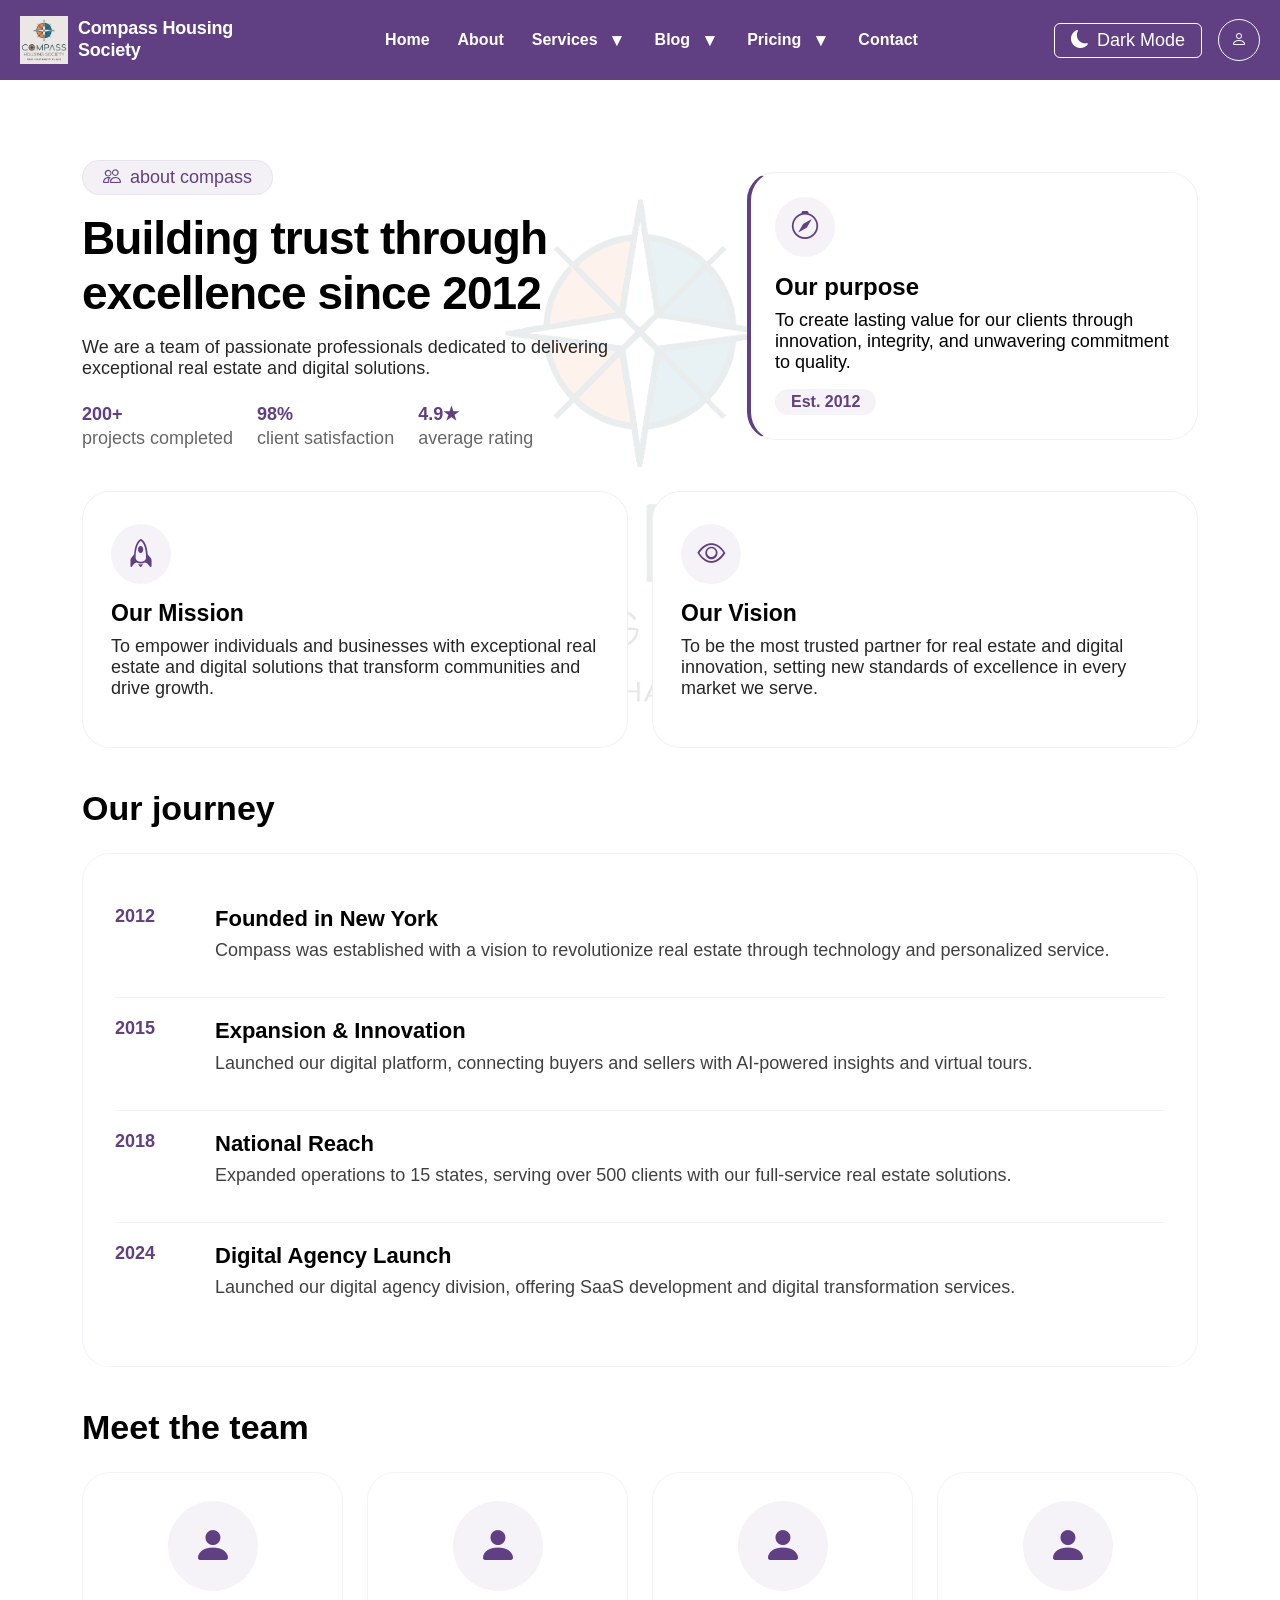
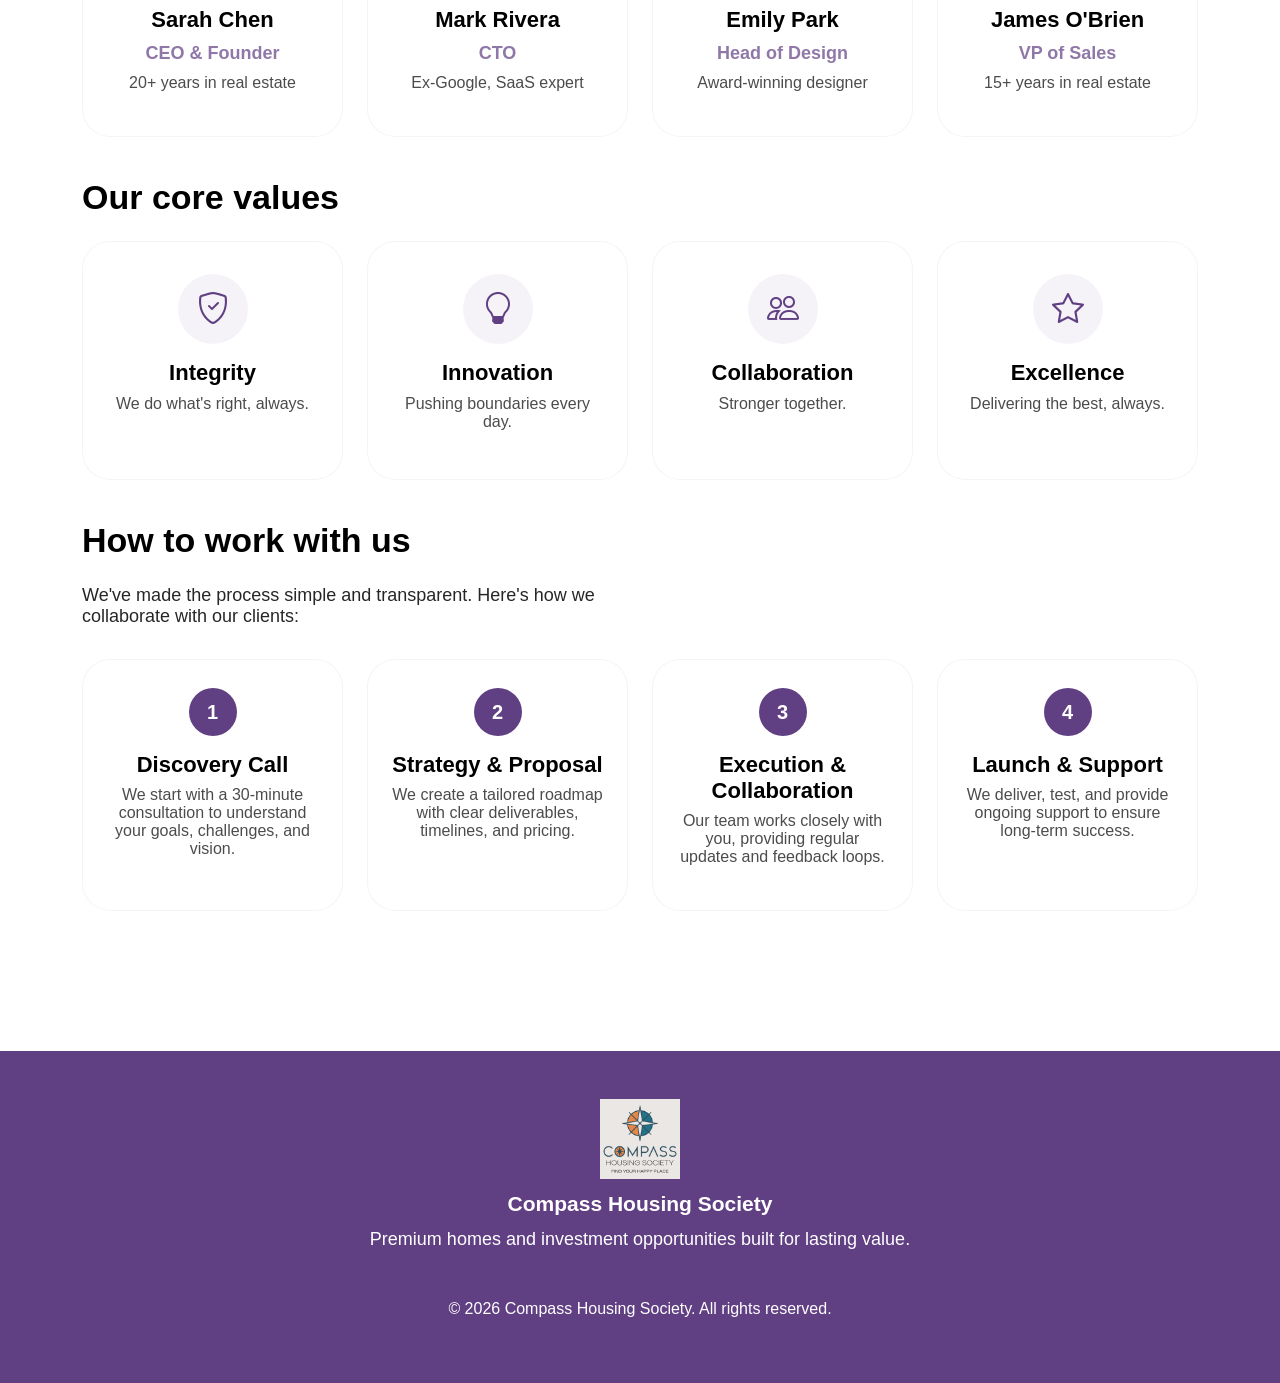
<file: aboutus.html>
<!DOCTYPE html>
<html lang="en">
<head>
  <meta charset="UTF-8" />
  <meta name="viewport" content="width=device-width, initial-scale=1.0, maximum-scale=1.5" />
  <title>Compass · About Us</title>

  <!-- Bootstrap + Icons -->
  <link href="https://cdn.jsdelivr.net/npm/bootstrap@5.3.3/dist/css/bootstrap.min.css" rel="stylesheet" />
  <link href="https://cdn.jsdelivr.net/npm/bootstrap-icons@1.11.3/font/bootstrap-icons.css" rel="stylesheet" />

  <!-- globalstyles.css (placeholder) -->
  <link rel="stylesheet" href="globalstyles.css" />

  <style>
    /* ---------- ROOT (only 3 colors + light/dark) ---------- */
    :root {
      --primary: #603F83;
      --white: #ffffff;
      --black: #000000;
      --bg-light: #ffffff;
      --text-light: #000000;
      --bg-dark: #000000;
      --text-dark: #ffffff;
      --bg-main: var(--bg-light);
      --text-main: var(--text-light);
    }

    :root[data-theme="dark"] {
      --bg-light: #000000;
      --bg-dark: #000000;
      --text-light: #ffffff;
      --text-dark: #ffffff;
      --bg-main: #000000;
      --text-main: #ffffff;
    }

    /* ---------- GLOBAL ---------- */
    * { margin: 0; padding: 0; box-sizing: border-box; }

    body {
      font-family: 'Trebuchet MS', 'Lucida Sans Unicode', 'Lucida Grande', 'Lucida Sans', Arial, sans-serif;
      background-color: var(--bg-main);
      color: var(--text-main);
      padding-top: 80px;
      transition: background-color 0.3s ease, color 0.3s ease;
      line-height: 1.5;
    }

    /* background logo (transparent) */
    body::before {
      content: "";
      position: fixed;
      inset: 0;
      background-image: url("images/transparent-logo-1.png");
      background-repeat: no-repeat;
      background-position: center;
      background-size: 600px auto;
      opacity: 0.10;
      pointer-events: none;
      z-index: -1;
      transition: opacity 0.3s ease;
    }

    /* ---------- FIXED HIERARCHY FONT SIZES ---------- */
    h1 { font-size: 46px; font-weight: 700; letter-spacing: -0.02em; }
    h2 { font-size: 34px; font-weight: 700; }
    h3 { font-size: 24px; font-weight: 700; }
    h4 { font-size: 23px; font-weight: 700; }
    h5 { font-size: 22px; font-weight: 700; }
    h6 { font-size: 21px; font-weight: 700; }
    p, span, li, .fs-18, .nav-link, .btn, input, label, .card-text, .footer-text {
      font-size: 18px !important;
      line-height: normal;
    }

    /* ---------- STICKY HEADER ---------- */
    .fixed-top {
      background-color: var(--bg-main) !important;
      border-bottom: 1px solid rgba(96, 63, 131, 0.10);
      backdrop-filter: blur(6px);
      box-shadow: 0 2px 16px rgba(0,0,0,0.02);
      transition: background-color 0.3s ease;
    }

    .navbar-brand {
      color: var(--text-main) !important;
      font-weight: 700;
      letter-spacing: -0.01em;
    }
    .navbar-brand i { color: var(--primary); margin-right: 8px; }

    .nav-link {
      color: var(--text-main) !important;
      font-size: 18px !important;
      padding: 0.5rem 1rem !important;
      border-radius: 60px;
      transition: all 0.25s ease;
    }
    .nav-link:hover, .nav-link:focus, .nav-link.active {
      background-color: var(--primary) !important;
      color: var(--white) !important;
      box-shadow: 0 6px 18px rgba(96, 63, 131, 0.25);
      transform: translateY(-2px);
    }

    .theme-toggle {
      background: transparent;
      border: 1.5px solid var(--primary);
      color: var(--text-main);
      border-radius: 60px;
      padding: 6px 18px;
      font-size: 18px;
      transition: all 0.25s ease;
    }
    .theme-toggle:hover {
      background: var(--primary);
      color: var(--white);
      border-color: var(--primary);
      transform: scale(1.04);
    }

    /* ---------- BUTTONS (same across all pages) ---------- */
    .btn-primary-custom {
      background: var(--primary);
      color: var(--white);
      border: 2px solid var(--primary);
      border-radius: 60px;
      padding: 12px 34px;
      font-weight: 600;
      transition: all 0.3s cubic-bezier(0.25, 0.46, 0.45, 0.94);
      box-shadow: 0 4px 14px rgba(96, 63, 131, 0.2);
      position: relative;
      overflow: hidden;
    }
    .btn-primary-custom::after {
      content: "";
      position: absolute;
      inset: 0;
      background: var(--white);
      opacity: 0;
      transition: opacity 0.3s ease;
      border-radius: 60px;
    }
    .btn-primary-custom:hover {
      transform: translateY(-4px) scale(1.02);
      box-shadow: 0 12px 32px rgba(96, 63, 131, 0.35);
      color: var(--primary);
      background: transparent;
      border-color: var(--primary);
    }
    .btn-primary-custom:hover::after { opacity: 0.08; }
    .btn-primary-custom:active { transform: scale(0.96); }

    .btn-outline-primary-custom {
      border: 2px solid var(--primary);
      color: var(--text-main);
      background: transparent;
      border-radius: 60px;
      padding: 12px 34px;
      font-weight: 600;
      transition: all 0.3s cubic-bezier(0.25, 0.46, 0.45, 0.94);
      position: relative;
      overflow: hidden;
    }
    .btn-outline-primary-custom::after {
      content: "";
      position: absolute;
      inset: 0;
      background: var(--primary);
      opacity: 0;
      transition: opacity 0.3s ease;
      border-radius: 60px;
    }
    .btn-outline-primary-custom:hover {
      transform: translateY(-4px) scale(1.02);
      box-shadow: 0 12px 32px rgba(96, 63, 131, 0.25);
      color: var(--white);
      border-color: var(--primary);
    }
    .btn-outline-primary-custom:hover::after { opacity: 0.12; }
    .btn-outline-primary-custom:active { transform: scale(0.96); }

    /* ---------- ABOUT PAGE SPECIFIC STYLES ---------- */
    .section-gap { margin-top: 40px; margin-bottom: 40px; }
    .section-padding { padding-top: 40px; padding-bottom: 40px; }



    /* responsive */
    @media (max-width: 576px) {
      h1 { font-size: 38px; }
      h2 { font-size: 28px; }
      h3 { font-size: 22px; }
      .section-padding { padding-top: 28px; padding-bottom: 28px; }
      .section-gap { margin-top: 28px; margin-bottom: 28px; }
    }

    .text-primary-custom { color: var(--primary) !important; }
    .navbar-toggler-custom {
      border: none;
      background: transparent;
      color: var(--text-main);
      font-size: 32px;
      padding: 0 8px;
      transition: 0.25s ease;
    }
    .navbar-toggler-custom:hover,
    .navbar-toggler-custom:focus {
      color: var(--primary);
      transform: rotate(4deg);
    }
    .navbar-toggler-custom.active { color: var(--primary); }

    .hero-badge {
      display: inline-block;
      background: rgba(96, 63, 131, 0.07);
      color: var(--primary);
      padding: 6px 20px;
      border-radius: 60px;
      font-size: 18px;
      border: 1px solid rgba(96,63,131,0.08);
    }

    /* Mission & Vision Cards */
    .mission-card {
      background: var(--bg-main);
      border: 1px solid rgba(96, 63, 131, 0.08);
      border-radius: 28px;
      padding: 32px 28px;
      transition: all 0.35s cubic-bezier(0.25, 0.46, 0.45, 0.94);
      height: 100%;
      position: relative;
      overflow: hidden;
    }
    .mission-card::before {
      content: "";
      position: absolute;
      top: 0;
      left: 0;
      right: 0;
      height: 4px;
      background: var(--primary);
      opacity: 0;
      transition: opacity 0.3s ease;
    }
    .mission-card:hover::before { opacity: 1; }
    .mission-card:hover {
      border-color: var(--primary);
      box-shadow: 0 16px 40px rgba(96, 63, 131, 0.06);
      transform: translateY(-6px);
    }
    .mission-card .icon-wrap {
      width: 60px;
      height: 60px;
      background: rgba(96, 63, 131, 0.06);
      border-radius: 50%;
      display: flex;
      align-items: center;
      justify-content: center;
      font-size: 28px;
      color: var(--primary);
      transition: all 0.3s ease;
      margin-bottom: 16px;
    }
    .mission-card:hover .icon-wrap {
      background: var(--primary);
      color: var(--white);
      transform: scale(1.05) rotate(-4deg);
    }

    /* Team Member Card */
    .team-card {
      background: var(--bg-main);
      border: 1px solid rgba(96, 63, 131, 0.06);
      border-radius: 28px;
      padding: 28px 24px;
      text-align: center;
      transition: all 0.35s cubic-bezier(0.25, 0.46, 0.45, 0.94);
      height: 100%;
    }
    .team-card:hover {
      border-color: var(--primary);
      box-shadow: 0 16px 40px rgba(96, 63, 131, 0.06);
      transform: translateY(-6px);
    }
    .team-avatar {
      width: 90px;
      height: 90px;
      background: rgba(96, 63, 131, 0.06);
      border-radius: 50%;
      display: flex;
      align-items: center;
      justify-content: center;
      margin: 0 auto 16px;
      font-size: 40px;
      color: var(--primary);
      transition: all 0.3s ease;
    }
    .team-card:hover .team-avatar {
      background: var(--primary);
      color: var(--white);
      transform: scale(1.05);
    }
    .team-card .role {
      color: var(--primary);
      font-weight: 600;
      opacity: 0.7;
    }

    /* History Timeline */
    .timeline-item {
      display: flex;
      gap: 20px;
      padding: 20px 0;
      border-bottom: 1px solid rgba(96, 63, 131, 0.06);
      transition: 0.25s ease;
    }
    .timeline-item:hover { padding-left: 8px; }
    .timeline-item .year {
      font-weight: 700;
      color: var(--primary);
      font-size: 22px;
      min-width: 80px;
    }
    .timeline-item .content { flex: 1; }

    /* Values Card (replacing testimonials) */
    .value-card {
      background: var(--bg-main);
      border: 1px solid rgba(96, 63, 131, 0.06);
      border-radius: 28px;
      padding: 32px 28px;
      text-align: center;
      transition: all 0.35s cubic-bezier(0.25, 0.46, 0.45, 0.94);
      height: 100%;
    }
    .value-card:hover {
      border-color: var(--primary);
      box-shadow: 0 16px 40px rgba(96, 63, 131, 0.06);
      transform: translateY(-6px);
    }
    .value-card .value-icon {
      width: 70px;
      height: 70px;
      background: rgba(96, 63, 131, 0.06);
      border-radius: 50%;
      display: flex;
      align-items: center;
      justify-content: center;
      margin: 0 auto 16px;
      font-size: 32px;
      color: var(--primary);
      transition: all 0.3s ease;
    }
    .value-card:hover .value-icon {
      background: var(--primary);
      color: var(--white);
      transform: scale(1.05) rotate(-4deg);
    }

    /* Work With Us Section */
    .work-card {
      background: var(--bg-main);
      border: 1px solid rgba(96, 63, 131, 0.06);
      border-radius: 28px;
      padding: 28px 24px;
      transition: all 0.35s cubic-bezier(0.25, 0.46, 0.45, 0.94);
      height: 100%;
      text-align: center;
    }
    .work-card:hover {
      border-color: var(--primary);
      box-shadow: 0 16px 40px rgba(96, 63, 131, 0.06);
      transform: translateY(-6px);
    }
    .work-card .step-number {
      width: 48px;
      height: 48px;
      background: var(--primary);
      color: var(--white);
      border-radius: 50%;
      display: flex;
      align-items: center;
      justify-content: center;
      font-weight: 700;
      font-size: 20px;
      margin: 0 auto 16px;
      transition: all 0.3s ease;
    }
    .work-card:hover .step-number {
      transform: scale(1.08);
      box-shadow: 0 8px 20px rgba(96, 63, 131, 0.3);
    }

    .stat-number {
      font-size: 38px;
      font-weight: 700;
      color: var(--primary);
      line-height: 1.2;
    }

    .about-badge {
      display: inline-block;
      background: rgba(96, 63, 131, 0.06);
      color: var(--primary);
      padding: 4px 16px;
      border-radius: 60px;
      font-weight: 600;
      font-size: 16px !important;
    }
  </style>
</head>
<body>

  <!-- ============ HEADER (sticky) ============ -->
  <div id="site-header" class="fixed-top">
    <nav class="navbar navbar-expand-lg py-2">
      <div class="container">
        <a class="navbar-brand" href="#">
          <i class="bi bi-compass-fill"></i> Compass<span style="color:var(--primary);">.</span>
        </a>
        <button class="navbar-toggler-custom d-lg-none" type="button" data-bs-toggle="collapse" data-bs-target="#navbarContent" aria-controls="navbarContent" aria-expanded="false" aria-label="Toggle navigation">
          <i class="bi bi-list"></i>
        </button>
        <div class="collapse navbar-collapse" id="navbarContent">
          <ul class="navbar-nav ms-auto mb-2 mb-lg-0 align-items-lg-center gap-1">
            <li class="nav-item"><a class="nav-link" href="#">Home</a></li>
            <li class="nav-item"><a class="nav-link active" href="#">About</a></li>
            <li class="nav-item"><a class="nav-link" href="#">Services</a></li>
            <li class="nav-item"><a class="nav-link" href="#">Contact</a></li>
            <li class="nav-item">
              <button class="theme-toggle ms-2" id="themeToggle" aria-label="Toggle theme">
                <i class="bi bi-moon-fill" id="themeIcon"></i>
              </button>
            </li>
          </ul>
        </div>
      </div>
    </nav>
  </div>

  <!-- ============ MAIN CONTENT ============ -->
  <main class="container section-padding">

    <!-- HERO -->
    <section class="row align-items-center section-gap">
      <div class="col-lg-7">
        <span class="hero-badge mb-3 d-inline-block"><i class="bi bi-people me-1"></i> about compass</span>
        <h1 class="fw-bold mb-3" style="color:var(--text-main);">
          Building trust through<br />excellence since 2012
        </h1>
        <p style="font-size:18px; opacity:0.85; max-width:540px;">
          We are a team of passionate professionals dedicated to delivering exceptional real estate and digital solutions.
        </p>
        <div class="d-flex flex-wrap gap-4 mt-4">
          <div><span class="stat-number">200+</span><br /><span style="opacity:0.6;">projects completed</span></div>
          <div><span class="stat-number">98%</span><br /><span style="opacity:0.6;">client satisfaction</span></div>
          <div><span class="stat-number">4.9★</span><br /><span style="opacity:0.6;">average rating</span></div>
        </div>
      </div>
      <div class="col-lg-5 mt-4 mt-lg-0">
        <div class="mission-card p-4" style="background: var(--bg-main); border-left: 4px solid var(--primary);">
          <div class="icon-wrap">
            <i class="bi bi-compass"></i>
          </div>
          <h3 class="mt-2">Our purpose</h3>
          <p>To create lasting value for our clients through innovation, integrity, and unwavering commitment to quality.</p>
          <span class="about-badge">Est. 2012</span>
        </div>
      </div>
    </section>

    <!-- MISSION & VISION -->
    <section class="section-gap">
      <div class="row g-4">
        <div class="col-md-6">
          <div class="mission-card">
            <div class="icon-wrap"><i class="bi bi-rocket"></i></div>
            <h4>Our Mission</h4>
            <p style="opacity:0.85;">To empower individuals and businesses with exceptional real estate and digital solutions that transform communities and drive growth.</p>
          </div>
        </div>
        <div class="col-md-6">
          <div class="mission-card">
            <div class="icon-wrap"><i class="bi bi-eye"></i></div>
            <h4>Our Vision</h4>
            <p style="opacity:0.85;">To be the most trusted partner for real estate and digital innovation, setting new standards of excellence in every market we serve.</p>
          </div>
        </div>
      </div>
    </section>

    <!-- HISTORY TIMELINE -->
    <section class="section-gap">
      <h2 class="mb-4">Our journey</h2>
      <div style="background: var(--bg-main); border: 1px solid rgba(96,63,131,0.06); border-radius: 28px; padding: 32px;">
        <div class="timeline-item">
          <span class="year">2012</span>
          <div class="content">
            <h5>Founded in New York</h5>
            <p style="opacity:0.75;">Compass was established with a vision to revolutionize real estate through technology and personalized service.</p>
          </div>
        </div>
        <div class="timeline-item">
          <span class="year">2015</span>
          <div class="content">
            <h5>Expansion &amp; Innovation</h5>
            <p style="opacity:0.75;">Launched our digital platform, connecting buyers and sellers with AI-powered insights and virtual tours.</p>
          </div>
        </div>
        <div class="timeline-item">
          <span class="year">2018</span>
          <div class="content">
            <h5>National Reach</h5>
            <p style="opacity:0.75;">Expanded operations to 15 states, serving over 500 clients with our full‑service real estate solutions.</p>
          </div>
        </div>
        <div class="timeline-item" style="border-bottom: none;">
          <span class="year">2024</span>
          <div class="content">
            <h5>Digital Agency Launch</h5>
            <p style="opacity:0.75;">Launched our digital agency division, offering SaaS development and digital transformation services.</p>
          </div>
        </div>
      </div>
    </section>

    <!-- TEAM SECTION -->
    <section class="section-gap">
      <h2 class="mb-4">Meet the team</h2>
      <div class="row g-4">
        <div class="col-md-3 col-sm-6">
          <div class="team-card">
            <div class="team-avatar"><i class="bi bi-person-fill"></i></div>
            <h5>Sarah Chen</h5>
            <span class="role">CEO &amp; Founder</span>
            <p style="opacity:0.7; font-size:16px !important; margin-top:8px;">20+ years in real estate</p>
          </div>
        </div>
        <div class="col-md-3 col-sm-6">
          <div class="team-card">
            <div class="team-avatar"><i class="bi bi-person-fill"></i></div>
            <h5>Mark Rivera</h5>
            <span class="role">CTO</span>
            <p style="opacity:0.7; font-size:16px !important; margin-top:8px;">Ex-Google, SaaS expert</p>
          </div>
        </div>
        <div class="col-md-3 col-sm-6">
          <div class="team-card">
            <div class="team-avatar"><i class="bi bi-person-fill"></i></div>
            <h5>Emily Park</h5>
            <span class="role">Head of Design</span>
            <p style="opacity:0.7; font-size:16px !important; margin-top:8px;">Award‑winning designer</p>
          </div>
        </div>
        <div class="col-md-3 col-sm-6">
          <div class="team-card">
            <div class="team-avatar"><i class="bi bi-person-fill"></i></div>
            <h5>James O'Brien</h5>
            <span class="role">VP of Sales</span>
            <p style="opacity:0.7; font-size:16px !important; margin-top:8px;">15+ years in real estate</p>
          </div>
        </div>
      </div>
    </section>

    <!-- VALUES SECTION (replacing testimonials) -->
    <section class="section-gap">
      <h2 class="mb-4">Our core values</h2>
      <div class="row g-4">
        <div class="col-md-3 col-sm-6">
          <div class="value-card">
            <div class="value-icon"><i class="bi bi-shield-check"></i></div>
            <h5>Integrity</h5>
            <p style="opacity:0.7; font-size:16px !important;">We do what's right, always.</p>
          </div>
        </div>
        <div class="col-md-3 col-sm-6">
          <div class="value-card">
            <div class="value-icon"><i class="bi bi-lightbulb"></i></div>
            <h5>Innovation</h5>
            <p style="opacity:0.7; font-size:16px !important;">Pushing boundaries every day.</p>
          </div>
        </div>
        <div class="col-md-3 col-sm-6">
          <div class="value-card">
            <div class="value-icon"><i class="bi bi-people"></i></div>
            <h5>Collaboration</h5>
            <p style="opacity:0.7; font-size:16px !important;">Stronger together.</p>
          </div>
        </div>
        <div class="col-md-3 col-sm-6">
          <div class="value-card">
            <div class="value-icon"><i class="bi bi-star"></i></div>
            <h5>Excellence</h5>
            <p style="opacity:0.7; font-size:16px !important;">Delivering the best, always.</p>
          </div>
        </div>
      </div>
    </section>

    <!-- WORK WITH US SECTION (properly detailed) -->
    <section class="section-gap">
      <h2 class="mb-4">How to work with us</h2>
      <p style="opacity:0.85; max-width:600px; margin-bottom:32px;">We've made the process simple and transparent. Here's how we collaborate with our clients:</p>
      <div class="row g-4">
        <div class="col-md-3 col-sm-6">
          <div class="work-card">
            <div class="step-number">1</div>
            <h5>Discovery Call</h5>
            <p style="opacity:0.7; font-size:16px !important;">We start with a 30‑minute consultation to understand your goals, challenges, and vision.</p>
          </div>
        </div>
        <div class="col-md-3 col-sm-6">
          <div class="work-card">
            <div class="step-number">2</div>
            <h5>Strategy &amp; Proposal</h5>
            <p style="opacity:0.7; font-size:16px !important;">We create a tailored roadmap with clear deliverables, timelines, and pricing.</p>
          </div>
        </div>
        <div class="col-md-3 col-sm-6">
          <div class="work-card">
            <div class="step-number">3</div>
            <h5>Execution &amp; Collaboration</h5>
            <p style="opacity:0.7; font-size:16px !important;">Our team works closely with you, providing regular updates and feedback loops.</p>
          </div>
        </div>
        <div class="col-md-3 col-sm-6">
          <div class="work-card">
            <div class="step-number">4</div>
            <h5>Launch &amp; Support</h5>
            <p style="opacity:0.7; font-size:16px !important;">We deliver, test, and provide ongoing support to ensure long‑term success.</p>
          </div>
        </div>
      </div>
   
    </section>

   

  </main>

  <!-- ============ FOOTER (preserved) ============ -->
  <div id="side-footer"></div>

  <!-- scripts -->
  <script src="footer.js"></script>
  <script src="https://cdn.jsdelivr.net/npm/bootstrap@5.3.3/dist/js/bootstrap.bundle.min.js"></script>
  <script src="header.js"></script>

  <!-- ====== custom JS ====== -->
  <script>
    (function() {
      // Theme toggle
      const toggleBtn = document.getElementById('themeToggle');
      const icon = document.getElementById('themeIcon');
      const html = document.documentElement;

      function setTheme(theme) {
        if (theme === 'dark') {
          html.setAttribute('data-theme', 'dark');
          icon.className = 'bi bi-sun-fill';
        } else {
          html.removeAttribute('data-theme');
          icon.className = 'bi bi-moon-fill';
        }
        localStorage.setItem('theme', theme);
      }

      const saved = localStorage.getItem('theme') || 'light';
      setTheme(saved);

      toggleBtn.addEventListener('click', function(e) {
        e.preventDefault();
        const current = html.getAttribute('data-theme') === 'dark' ? 'light' : 'dark';
        setTheme(current);
      });

      // Navbar toggler active
      const toggler = document.querySelector('.navbar-toggler-custom');
      const collapse = document.getElementById('navbarContent');
      if (toggler && collapse) {
        collapse.addEventListener('show.bs.collapse', function() {
          toggler.classList.add('active');
          toggler.setAttribute('aria-expanded', 'true');
        });
        collapse.addEventListener('hide.bs.collapse', function() {
          toggler.classList.remove('active');
          toggler.setAttribute('aria-expanded', 'false');
        });
      }

      // email pattern (kept for consistency)
      const emailPattern = /^[a-zA-Z0-9._%+-]+@[a-zA-Z-]{2,}\.(com|in|org|net)$/i;
    })();
  </script>
</body>
</html>
</file>
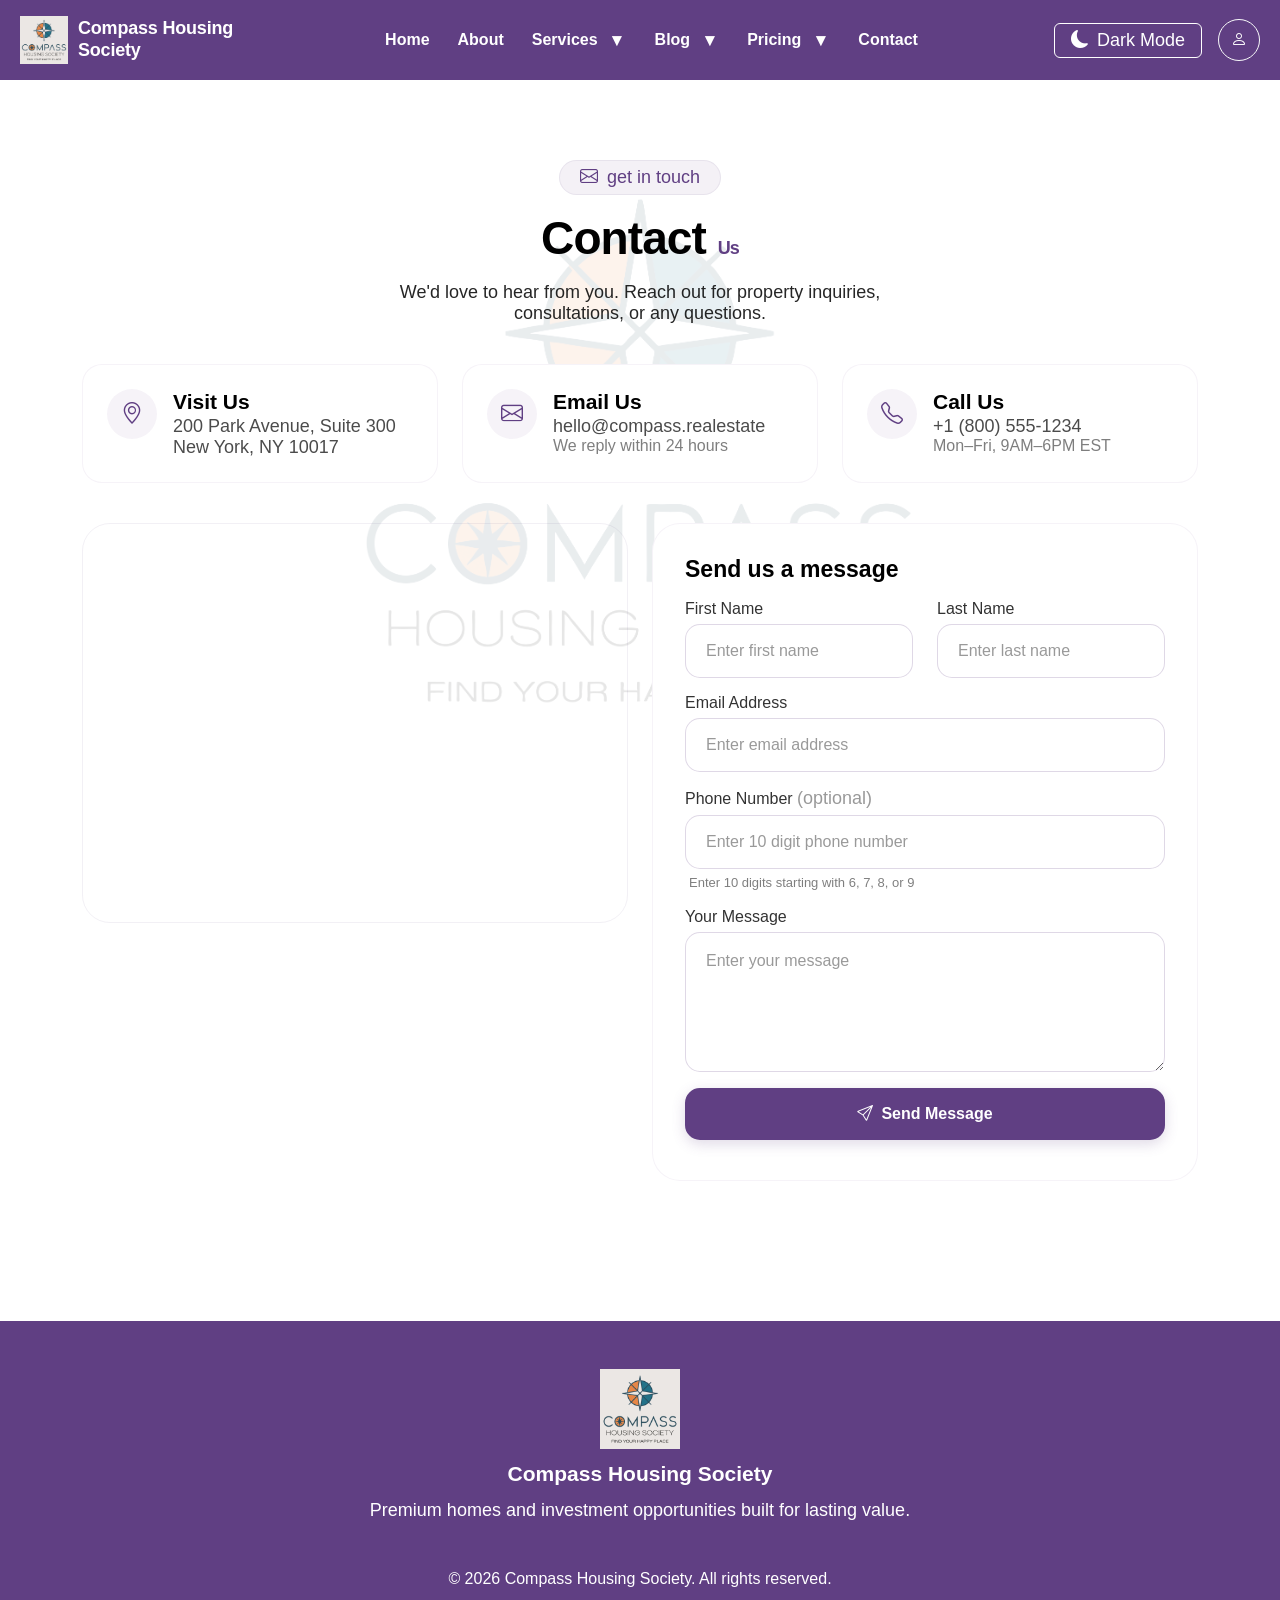
<file: contactus.html>
<!DOCTYPE html>
<html lang="en">

<head>
    <meta charset="UTF-8" />
    <meta name="viewport" content="width=device-width, initial-scale=1.0, maximum-scale=1.5" />
    <title>Contact Us · Compass Real Estate</title>

    <!-- Bootstrap + Icons -->
    <link href="https://cdn.jsdelivr.net/npm/bootstrap@5.3.3/dist/css/bootstrap.min.css" rel="stylesheet" />
    <link href="https://cdn.jsdelivr.net/npm/bootstrap-icons@1.11.3/font/bootstrap-icons.css" rel="stylesheet" />

    <!-- globalstyles.css (placeholder) -->
    <link rel="stylesheet" href="globalstyles.css" />

    <style>
        /* ---------- ROOT (only 3 colors + light/dark) ---------- */
        :root {
            --primary: #603F83;
            --white: #ffffff;
            --black: #000000;
            --bg-light: #ffffff;
            --text-light: #000000;
            --bg-dark: #000000;
            --text-dark: #ffffff;
            --bg-main: var(--bg-light);
            --text-main: var(--text-light);
            --input-border: rgba(96, 63, 131, 0.2);
            --input-bg: #f5f5f5;
            --input-text: #000000;
            --placeholder-color: rgba(0, 0, 0, 0.4);
        }

        :root[data-theme="dark"] {
            --bg-light: #000000;
            --bg-dark: #000000;
            --text-light: #ffffff;
            --text-dark: #ffffff;
            --bg-main: #000000;
            --text-main: #ffffff;
            --input-border: rgba(255, 255, 255, 0.2);
            --input-bg: #1a1a1a;
            --input-text: #ffffff;
            --placeholder-color: rgba(255, 255, 255, 0.4);
        }

        /* ---------- GLOBAL ---------- */
        * {
            margin: 0;
            padding: 0;
            box-sizing: border-box;
        }

        body {
            font-family: 'Trebuchet MS', 'Lucida Sans Unicode', 'Lucida Grande', 'Lucida Sans', Arial, sans-serif;
            background-color: var(--bg-main);
            color: var(--text-main);
            padding-top: 80px;
            transition: background-color 0.3s ease, color 0.3s ease;
            line-height: 1.5;
            min-height: 100vh;
            display: flex;
            flex-direction: column;
        }

        /* background logo (transparent) */
        body::before {
            content: "";
            position: fixed;
            inset: 0;
            background-image: url("images/transparent-logo-1.png");
            background-repeat: no-repeat;
            background-position: center;
            background-size: 600px auto;
            opacity: 0.10;
            pointer-events: none;
            z-index: -1;
            transition: opacity 0.3s ease;
        }

        /* ---------- FIXED HIERARCHY FONT SIZES ---------- */
        h1 {
            font-size: 46px;
            font-weight: 700;
            letter-spacing: -0.02em;
        }

        h2 {
            font-size: 34px;
            font-weight: 700;
        }

        h3 {
            font-size: 24px;
            font-weight: 700;
        }

        h4 {
            font-size: 23px;
            font-weight: 700;
        }

        h5 {
            font-size: 22px;
            font-weight: 700;
        }

        h6 {
            font-size: 21px;
            font-weight: 700;
        }

        p,
        span,
        li,
        .fs-18,
        .nav-link,
        .btn,
        input,
        label,
        .card-text {
            font-size: 18px !important;
            line-height: normal;
        }

        /* ---------- STICKY HEADER ---------- */
        .fixed-top {
            background-color: var(--bg-main) !important;
            border-bottom: 1px solid rgba(96, 63, 131, 0.10);
            backdrop-filter: blur(6px);
            box-shadow: 0 2px 16px rgba(0, 0, 0, 0.02);
            transition: background-color 0.3s ease;
        }

        .navbar-brand {
            color: var(--text-main) !important;
            font-weight: 700;
            letter-spacing: -0.01em;
        }

        .navbar-brand i {
            color: var(--primary);
            margin-right: 8px;
        }

        .nav-link {
            color: var(--text-main) !important;
            font-size: 18px !important;
            padding: 0.5rem 1rem !important;
            border-radius: 60px;
            transition: all 0.25s ease;
        }

        .nav-link:hover,
        .nav-link:focus,
        .nav-link.active {
            background-color: var(--primary) !important;
            color: var(--white) !important;
            box-shadow: 0 6px 18px rgba(96, 63, 131, 0.25);
            transform: translateY(-2px);
        }

        .theme-toggle {
            background: transparent;
            border: 1.5px solid var(--primary);
            color: var(--text-main);
            border-radius: 60px;
            padding: 6px 18px;
            font-size: 18px;
            transition: all 0.25s ease;
        }

        .theme-toggle:hover {
            background: var(--primary);
            color: var(--white);
            border-color: var(--primary);
            transform: scale(1.04);
        }

        /* ---------- BUTTONS ---------- */
        .btn-primary-custom {
            background: var(--primary);
            color: var(--white);
            border: 2px solid var(--primary);
            border-radius: 15px;
            padding: 12px 34px;
            font-weight: 600;
            transition: all 0.3s cubic-bezier(0.25, 0.46, 0.45, 0.94);
            box-shadow: 0 4px 14px rgba(96, 63, 131, 0.2);
            position: relative;
            overflow: hidden;
            text-decoration: none !important;
            display: inline-block;
            width: 100%;
        }

        .btn-primary-custom::after {
            content: "";
            position: absolute;
            inset: 0;
            background: var(--white);
            opacity: 0;
            transition: opacity 0.3s ease;
            border-radius: 15px;
        }

        .btn-primary-custom:hover {
            transform: translateY(-4px) scale(1.02);
            box-shadow: 0 12px 32px rgba(96, 63, 131, 0.35);
            color: var(--primary);
            background: transparent;
            border-color: var(--primary);
            text-decoration: none !important;
        }

        .btn-primary-custom:hover::after {
            opacity: 0.08;
        }

        .btn-primary-custom:active {
            transform: scale(0.96);
        }

        .btn-outline-primary-custom {
            border: 2px solid var(--primary);
            color: var(--text-main);
            background: transparent;
            border-radius: 15px;
            padding: 12px 34px;
            font-weight: 600;
            transition: all 0.3s cubic-bezier(0.25, 0.46, 0.45, 0.94);
            position: relative;
            overflow: hidden;
            text-decoration: none !important;
            display: inline-block;
        }

        .btn-outline-primary-custom::after {
            content: "";
            position: absolute;
            inset: 0;
            background: var(--primary);
            opacity: 0;
            transition: opacity 0.3s ease;
            border-radius: 15px;
        }

        .btn-outline-primary-custom:hover {
            transform: translateY(-4px) scale(1.02);
            box-shadow: 0 12px 32px rgba(96, 63, 131, 0.25);
            color: var(--white);
            border-color: var(--primary);
            text-decoration: none !important;
        }

        .btn-outline-primary-custom:hover::after {
            opacity: 0.12;
        }

        .btn-outline-primary-custom:active {
            transform: scale(0.96);
        }

        a {
            text-decoration: none !important;
        }

        /* ---------- CONTACT PAGE SPECIFIC STYLES ---------- */
        .section-gap {
            margin-top: 40px;
            margin-bottom: 40px;
        }

        .section-padding {
            padding-top: 40px;
            padding-bottom: 40px;
        }

     

        @media (max-width: 576px) {
            h1 {
                font-size: 38px;
            }

            h2 {
                font-size: 28px;
            }

            h3 {
                font-size: 22px;
            }

            .section-padding {
                padding-top: 28px;
                padding-bottom: 28px;
            }

            .section-gap {
                margin-top: 28px;
                margin-bottom: 28px;
            }
        }

        .text-primary-custom {
            color: var(--primary) !important;
        }

        .navbar-toggler-custom {
            border: none;
            background: transparent;
            color: var(--text-main);
            font-size: 32px;
            padding: 0 8px;
            transition: 0.25s ease;
        }

        .navbar-toggler-custom:hover,
        .navbar-toggler-custom:focus {
            color: var(--primary);
            transform: rotate(4deg);
        }

        .navbar-toggler-custom.active {
            color: var(--primary);
        }

        .hero-badge {
            display: inline-block;
            background: rgba(96, 63, 131, 0.07);
            color: var(--primary);
            padding: 6px 20px;
            border-radius: 60px;
            font-size: 18px;
            border: 1px solid rgba(96, 63, 131, 0.08);
        }

        /* Map Container */
        .map-container {
            border-radius: 28px;
            overflow: hidden;
            border: 1px solid rgba(96, 63, 131, 0.08);
            height: 400px;
            transition: 0.3s ease;
        }

        .map-container:hover {
            border-color: var(--primary);
            box-shadow: 0 8px 24px rgba(96, 63, 131, 0.06);
        }

        .map-container iframe {
            width: 100%;
            height: 100%;
            border: none;
        }

        /* Contact Info Cards */
        .contact-info-card {
            background: var(--bg-main);
            border: 1px solid rgba(96, 63, 131, 0.06);
            border-radius: 20px;
            padding: 24px;
            transition: 0.3s ease;
            height: 100%;
            display: flex;
            align-items: flex-start;
            gap: 16px;
        }

        .contact-info-card:hover {
            border-color: var(--primary);
            transform: translateY(-4px);
            box-shadow: 0 8px 24px rgba(96, 63, 131, 0.06);
        }

        .contact-info-card .icon-circle {
            width: 50px;
            height: 50px;
            min-width: 50px;
            border-radius: 50%;
            background: rgba(96, 63, 131, 0.06);
            display: flex;
            align-items: center;
            justify-content: center;
            font-size: 22px;
            color: var(--primary);
            transition: 0.3s ease;
        }

        .contact-info-card:hover .icon-circle {
            background: var(--primary);
            color: var(--white);
        }

        .contact-info-card .info-content h6 {
            margin-bottom: 2px;
            color: var(--text-main);
        }

        .contact-info-card .info-content p {
            opacity: 0.7;
            margin-bottom: 0;
            color: var(--text-main);
        }

        .contact-info-card .info-content a {
            color: var(--text-main);
            transition: 0.2s ease;
        }

        .contact-info-card .info-content a:hover {
            color: var(--primary);
        }

        /* ===== CLEAN FORM STYLES (same as register) ===== */
        .form-group {
            margin-bottom: 16px;
        }

        .form-group label {
            display: block;
            font-size: 16px !important;
            font-weight: 500;
            margin-bottom: 6px;
            color: var(--text-main);
            opacity: 0.8;
        }

        .form-group .form-control {
            width: 100%;
            padding: 14px 20px;
            font-size: 16px !important;
            /* background: var(--input-bg);W */
            border: 1.5px solid var(--input-border);
            border-radius: 15px !important;
            color: var(--input-text) !important;
            transition: all 0.3s ease;
            outline: none;
            height: 54px;
        }

        .form-group .form-control::placeholder {
            color: var(--placeholder-color);
            opacity: 1;
        }

        .form-group .form-control:focus {
            border-color: var(--primary);
            box-shadow: 0 0 0 4px rgba(96, 63, 131, 0.12);
            background: var(--input-bg);
        }

        .form-group .form-control.is-invalid {
            border-color: #dc3545;
        }

        .form-group .form-control.is-invalid:focus {
            box-shadow: 0 0 0 4px rgba(220, 53, 69, 0.15);
        }

        .form-group textarea.form-control {
            height: 140px;
            resize: vertical;
            padding-top: 16px;
        }

        .invalid-feedback {
            font-size: 14px !important;
            color: #dc3545;
            margin-top: 4px;
            padding-left: 4px;
        }

        .field-hint {
            font-size: 13px !important;
            opacity: 0.5;
            margin-top: 4px;
            padding-left: 4px;
            color: var(--text-main);
        }

        /* Dark mode fixes */
        :root[data-theme="dark"] .form-group .form-control {
            background: #1a1a1a;
            border-color: rgba(255, 255, 255, 0.2);
            color: #ffffff !important;
        }

        :root[data-theme="dark"] .form-group .form-control::placeholder {
            color: rgba(255, 255, 255, 0.35);
        }

        :root[data-theme="dark"] .form-group .form-control:focus {
            border-color: var(--primary);
            box-shadow: 0 0 0 4px rgba(96, 63, 131, 0.25);
        }

        :root[data-theme="dark"] .form-group .form-control.is-invalid {
            border-color: #dc3545;
        }

        :root[data-theme="dark"] .form-group .form-control.is-invalid:focus {
            box-shadow: 0 0 0 4px rgba(220, 53, 69, 0.2);
        }

        :root[data-theme="dark"] .form-group label {
            color: #ffffff;
            opacity: 0.7;
        }

        .form-card {
            background: var(--bg-main);
            border: 1px solid rgba(96, 63, 131, 0.06);
            border-radius: 28px;
            padding: 32px;
        }

        .form-card:hover {
            border-color: rgba(96, 63, 131, 0.12);
        }

        .success-message {
            color: var(--primary);
            font-weight: 600;
        }

        .error-message {
            color: #dc3545;
        }
    </style>
</head>

<body>

    <!-- ============ HEADER (sticky) ============ -->
    <div id="site-header" class="fixed-top">
        <nav class="navbar navbar-expand-lg py-2">
            <div class="container">
                <a class="navbar-brand" href="#">
                    <i class="bi bi-compass-fill"></i> Compass<span style="color:var(--primary);">.</span>
                </a>
                <button class="navbar-toggler-custom d-lg-none" type="button" data-bs-toggle="collapse"
                    data-bs-target="#navbarContent" aria-controls="navbarContent" aria-expanded="false"
                    aria-label="Toggle navigation">
                    <i class="bi bi-list"></i>
                </button>
                <div class="collapse navbar-collapse" id="navbarContent">
                    <ul class="navbar-nav ms-auto mb-2 mb-lg-0 align-items-lg-center gap-1">
                        <li class="nav-item"><a class="nav-link" href="#">Home</a></li>
                        <li class="nav-item"><a class="nav-link" href="#">About</a></li>
                        <li class="nav-item"><a class="nav-link" href="#">Services</a></li>
                        <li class="nav-item"><a class="nav-link active" href="#">Contact</a></li>
                        <li class="nav-item">
                            <button class="theme-toggle ms-2" id="themeToggle" aria-label="Toggle theme">
                                <i class="bi bi-moon-fill" id="themeIcon"></i>
                            </button>
                        </li>
                    </ul>
                </div>
            </div>
        </nav>
    </div>

    <!-- ============ MAIN CONTENT ============ -->
    <main class="container section-padding" style="flex:1;">

        <!-- HERO -->
        <section class="section-gap text-center">
            <span class="hero-badge mb-3 d-inline-block"><i class="bi bi-envelope me-1"></i> get in touch</span>
            <h1 class="fw-bold mb-3" style="color:var(--text-main);">
                Contact <span style="color:var(--primary);">Us</span>
            </h1>
            <p style="font-size:18px; opacity:0.85; max-width:560px; margin:0 auto; color:var(--text-main);">
                We'd love to hear from you. Reach out for property inquiries, consultations, or any questions.
            </p>
        </section>

        <!-- CONTACT INFO CARDS -->
        <section class="section-gap">
            <div class="row g-4">
                <div class="col-md-4">
                    <div class="contact-info-card">
                        <div class="icon-circle"><i class="bi bi-geo-alt"></i></div>
                        <div class="info-content">
                            <h6>Visit Us</h6>
                            <p>200 Park Avenue, Suite 300<br />New York, NY 10017</p>
                        </div>
                    </div>
                </div>
                <div class="col-md-4">
                    <div class="contact-info-card">
                        <div class="icon-circle"><i class="bi bi-envelope"></i></div>
                        <div class="info-content">
                            <h6>Email Us</h6>
                            <p><a href="mailto:hello@compass.realestate">hello@compass.realestate</a></p>
                            <p style="opacity:0.5; font-size:16px !important;">We reply within 24 hours</p>
                        </div>
                    </div>
                </div>
                <div class="col-md-4">
                    <div class="contact-info-card">
                        <div class="icon-circle"><i class="bi bi-telephone"></i></div>
                        <div class="info-content">
                            <h6>Call Us</h6>
                            <p><a href="tel:+18005551234">+1 (800) 555‑1234</a></p>
                            <p style="opacity:0.5; font-size:16px !important;">Mon–Fri, 9AM–6PM EST</p>
                        </div>
                    </div>
                </div>
            </div>
        </section>

        <!-- MAP & FORM -->
        <section class="section-gap">
            <div class="row g-4">
                <!-- Map -->
                <div class="col-lg-6">
                    <div class="map-container">
                        <iframe
                            src="https://www.google.com/maps/embed?pb=!1m18!1m12!1m3!1d3022.1!2d-73.978!3d40.758!2m3!1f0!2f0!3f0!3m2!1i1024!2i768!4f13.1!3m3!1m2!1s0x89c258f0b0d0e0b1%3A0x8f8b8b8b8b8b8b8b!2s200%20Park%20Ave%2C%20New%20York%2C%20NY%2010017!5e0!3m2!1sen!2sus!4v1700000000000"
                            allowfullscreen="" loading="lazy" referrerpolicy="no-referrer-when-downgrade"
                            title="Compass Real Estate Office Location">
                        </iframe>
                    </div>
                </div>
                <!-- Contact Form -->
                <div class="col-lg-6">
                    <div class="form-card">
                        <h4 class="mb-3" style="color:var(--text-main);">Send us a message</h4>
                        <form id="contactForm" novalidate>
                            <div class="row">
                                <div class="col-md-6">
                                    <div class="form-group">
                                        <label for="firstName">First Name</label>
                                        <input type="text" class="form-control" id="firstName"
                                            placeholder="Enter first name" required />
                                        <div class="invalid-feedback">Please enter letters only.</div>
                                    </div>
                                </div>
                                <div class="col-md-6">
                                    <div class="form-group">
                                        <label for="lastName">Last Name</label>
                                        <input type="text" class="form-control" id="lastName"
                                            placeholder="Enter last name" required />
                                        <div class="invalid-feedback">Please enter letters only.</div>
                                    </div>
                                </div>
                                <div class="col-12">
                                    <div class="form-group">
                                        <label for="email">Email Address</label>
                                        <input type="email" class="form-control" id="email"
                                            placeholder="Enter email address" required />
                                        <div class="invalid-feedback">Please enter a valid email address.</div>
                                    </div>
                                </div>
                                <div class="col-12">
                                    <div class="form-group">
                                        <label for="phone">Phone Number <span
                                                style="opacity:0.5; font-weight:400;">(optional)</span></label>
                                        <input type="text" class="form-control" id="phone"
                                            placeholder="Enter 10 digit phone number" maxlength="10" />
                                        <div class="invalid-feedback">Enter 10 digits starting with 6,7,8,or 9.</div>
                                        <div class="field-hint">Enter 10 digits starting with 6, 7, 8, or 9</div>
                                    </div>
                                </div>
                                <div class="col-12">
                                    <div class="form-group">
                                        <label for="message">Your Message</label>
                                        <textarea class="form-control" id="message" placeholder="Enter your message"
                                            required></textarea>
                                        <div class="invalid-feedback">Please enter your message.</div>
                                    </div>
                                </div>
                                <div class="col-12">
                                    <button type="submit" class="btn-primary-custom">
                                        <i class="bi bi-send me-2"></i>Send Message
                                    </button>
                                </div>
                                <div id="formMessage" style="margin-top:8px;"></div>
                            </div>
                        </form>
                    </div>
                </div>
            </div>
        </section>

    </main>

    <!-- ============ FOOTER (preserved - using side-footer) ============ -->
    <div id="side-footer"></div>

    <!-- scripts -->
    <script src="footer.js"></script>
    <script src="https://cdn.jsdelivr.net/npm/bootstrap@5.3.3/dist/js/bootstrap.bundle.min.js"></script>
    <script src="header.js"></script>

    <!-- ====== custom JS ====== -->
    <script>
        (function () {
            // Theme toggle
            const toggleBtn = document.getElementById('themeToggle');
            const icon = document.getElementById('themeIcon');
            const html = document.documentElement;

            function setTheme(theme) {
                if (theme === 'dark') {
                    html.setAttribute('data-theme', 'dark');
                    icon.className = 'bi bi-sun-fill';
                } else {
                    html.removeAttribute('data-theme');
                    icon.className = 'bi bi-moon-fill';
                }
                localStorage.setItem('theme', theme);
            }

            const saved = localStorage.getItem('theme') || 'light';
            setTheme(saved);

            toggleBtn.addEventListener('click', function (e) {
                e.preventDefault();
                const current = html.getAttribute('data-theme') === 'dark' ? 'light' : 'dark';
                setTheme(current);
            });

            // Navbar toggler active
            const toggler = document.querySelector('.navbar-toggler-custom');
            const collapse = document.getElementById('navbarContent');
            if (toggler && collapse) {
                collapse.addEventListener('show.bs.collapse', function () {
                    toggler.classList.add('active');
                    toggler.setAttribute('aria-expanded', 'true');
                });
                collapse.addEventListener('hide.bs.collapse', function () {
                    toggler.classList.remove('active');
                    toggler.setAttribute('aria-expanded', 'false');
                });
            }

            // ---------- FORM VALIDATION ----------
            const emailPattern = /^[a-zA-Z0-9._%+-]+@[a-zA-Z-]{2,}\.(com|in|org|net)$/i;
            const namePattern = /^[A-Za-z\s]+$/;
            const phonePattern = /^[6-9][0-9]{9}$/;
            const form = document.getElementById('contactForm');
            const formMessage = document.getElementById('formMessage');
            const phoneInput = document.getElementById('phone');

            // Real-time validation for name fields (letters only)
            document.getElementById('firstName').addEventListener('input', function () {
                if (this.value && !namePattern.test(this.value)) {
                    this.classList.add('is-invalid');
                } else {
                    this.classList.remove('is-invalid');
                }
            });

            document.getElementById('lastName').addEventListener('input', function () {
                if (this.value && !namePattern.test(this.value)) {
                    this.classList.add('is-invalid');
                } else {
                    this.classList.remove('is-invalid');
                }
            });

            // Real-time validation for phone (10 digits, starts with 6-9)
            phoneInput.addEventListener('input', function () {
                this.value = this.value.replace(/\D/g, '');
                if (this.value.length > 10) {
                    this.value = this.value.slice(0, 10);
                }
                if (this.value.length === 10 && !phonePattern.test(this.value)) {
                    this.classList.add('is-invalid');
                } else if (this.value.length > 0 && this.value.length < 10) {
                    this.classList.add('is-invalid');
                } else {
                    this.classList.remove('is-invalid');
                }
            });

            // Real-time email validation
            document.getElementById('email').addEventListener('input', function () {
                if (this.value && !emailPattern.test(this.value)) {
                    this.classList.add('is-invalid');
                } else {
                    this.classList.remove('is-invalid');
                }
            });

            form.addEventListener('submit', function (e) {
                e.preventDefault();

                const inputs = form.querySelectorAll('.form-control');
                inputs.forEach(input => input.classList.remove('is-invalid'));
                formMessage.innerHTML = '';
                formMessage.className = '';

                let isValid = true;
                let firstInvalid = null;

                const firstName = document.getElementById('firstName');
                if (!firstName.value.trim() || !namePattern.test(firstName.value.trim())) {
                    firstName.classList.add('is-invalid');
                    isValid = false;
                    if (!firstInvalid) firstInvalid = firstName;
                }

                const lastName = document.getElementById('lastName');
                if (!lastName.value.trim() || !namePattern.test(lastName.value.trim())) {
                    lastName.classList.add('is-invalid');
                    isValid = false;
                    if (!firstInvalid) firstInvalid = lastName;
                }

                const email = document.getElementById('email');
                if (!email.value.trim() || !emailPattern.test(email.value.trim())) {
                    email.classList.add('is-invalid');
                    isValid = false;
                    if (!firstInvalid) firstInvalid = email;
                }

                const phone = document.getElementById('phone');
                if (phone.value.trim() && !phonePattern.test(phone.value.trim())) {
                    phone.classList.add('is-invalid');
                    isValid = false;
                    if (!firstInvalid) firstInvalid = phone;
                }

                const message = document.getElementById('message');
                if (!message.value.trim()) {
                    message.classList.add('is-invalid');
                    isValid = false;
                    if (!firstInvalid) firstInvalid = message;
                }

                if (!isValid) {
                    if (firstInvalid) firstInvalid.focus();
                    formMessage.innerHTML = '<span class="error-message">Please fix all highlighted fields.</span>';
                    return;
                }

                formMessage.innerHTML = '<span class="success-message">✓ Your message has been sent! We\'ll get back to you within 24 hours.</span>';
                form.reset();
                inputs.forEach(input => input.classList.remove('is-invalid'));

                setTimeout(() => {
                    formMessage.innerHTML = '';
                }, 5000);
            });

        })();
    </script>
</body>

</html>
</file>
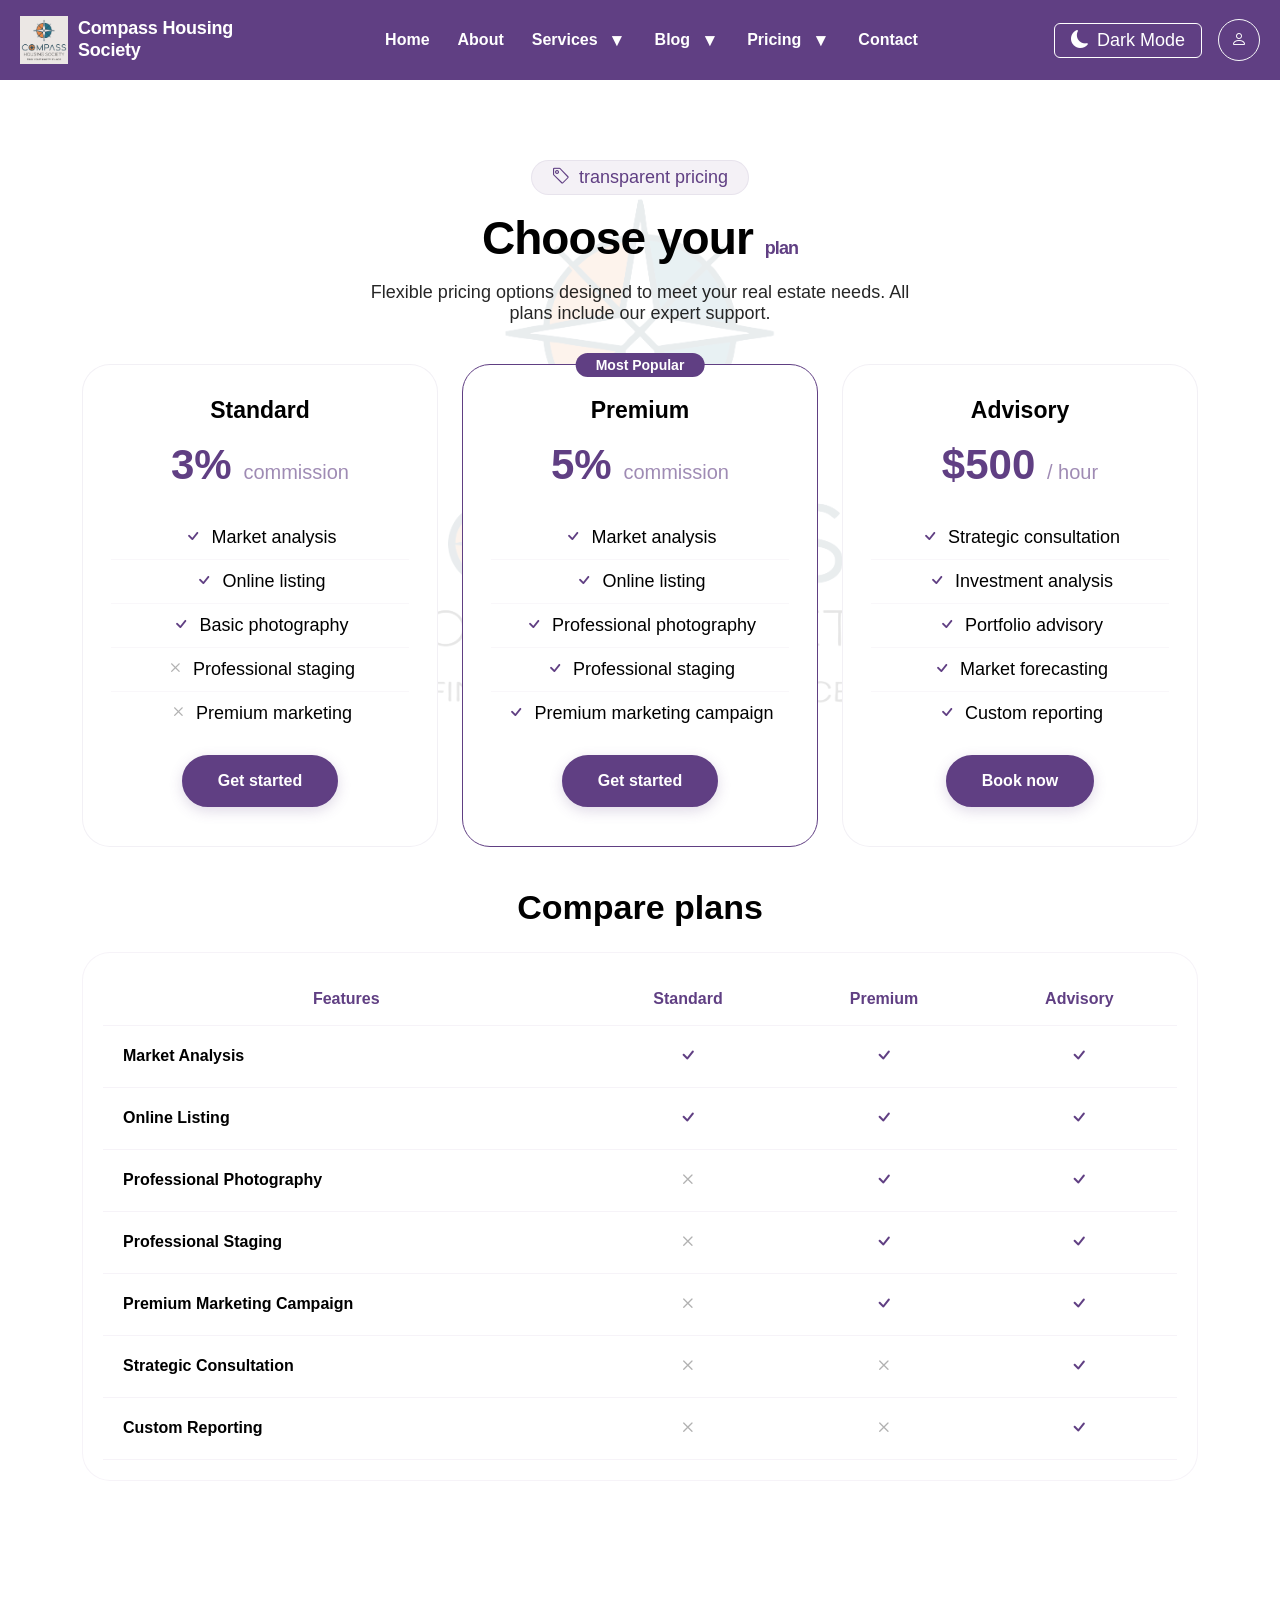
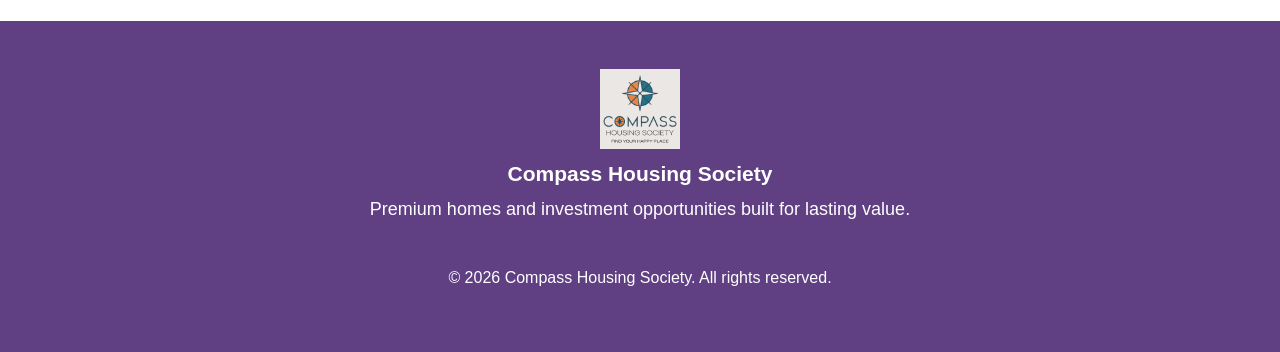
<file: pricing.html>
<!DOCTYPE html>
<html lang="en">

<head>
    <meta charset="UTF-8" />
    <meta name="viewport" content="width=device-width, initial-scale=1.0, maximum-scale=1.5" />
    <title>Compass · Pricing</title>

    <!-- Bootstrap + Icons -->
    <link href="https://cdn.jsdelivr.net/npm/bootstrap@5.3.3/dist/css/bootstrap.min.css" rel="stylesheet" />
    <link href="https://cdn.jsdelivr.net/npm/bootstrap-icons@1.11.3/font/bootstrap-icons.css" rel="stylesheet" />

    <!-- globalstyles.css (placeholder) -->
    <link rel="stylesheet" href="globalstyles.css" />

    <style>
        /* ---------- ROOT (only 3 colors + light/dark) ---------- */
        :root {
            --primary: #603F83;
            --white: #ffffff;
            --black: #000000;
            --bg-light: #ffffff;
            --text-light: #000000;
            --bg-dark: #000000;
            --text-dark: #ffffff;
            --bg-main: var(--bg-light);
            --text-main: var(--text-light);
        }

        :root[data-theme="dark"] {
            --bg-light: #000000;
            --bg-dark: #000000;
            --text-light: #ffffff;
            --text-dark: #ffffff;
            --bg-main: #000000;
            --text-main: #ffffff;
        }

        /* ---------- GLOBAL ---------- */
        * {
            margin: 0;
            padding: 0;
            box-sizing: border-box;
        }

        body {
            font-family: 'Trebuchet MS', 'Lucida Sans Unicode', 'Lucida Grande', 'Lucida Sans', Arial, sans-serif;
            background-color: var(--bg-main);
            color: var(--text-main);
            padding-top: 80px;
            transition: background-color 0.3s ease, color 0.3s ease;
            line-height: 1.5;
        }

        /* background logo (transparent) */
        body::before {
            content: "";
            position: fixed;
            inset: 0;
            background-image: url("images/transparent-logo-1.png");
            background-repeat: no-repeat;
            background-position: center;
            background-size: 600px auto;
            opacity: 0.10;
            pointer-events: none;
            z-index: -1;
            transition: opacity 0.3s ease;
        }

        /* ---------- FIXED HIERARCHY FONT SIZES ---------- */
        h1 {
            font-size: 46px;
            font-weight: 700;
            letter-spacing: -0.02em;
        }

        h2 {
            font-size: 34px;
            font-weight: 700;
        }

        h3 {
            font-size: 24px;
            font-weight: 700;
        }

        h4 {
            font-size: 23px;
            font-weight: 700;
        }

        h5 {
            font-size: 22px;
            font-weight: 700;
        }

        h6 {
            font-size: 21px;
            font-weight: 700;
        }

        p,
        span,
        li,
        .fs-18,
        .nav-link,
        .btn,
        input,
        label,
        .card-text {
            font-size: 18px !important;
            line-height: normal;
        }

        /* ---------- STICKY HEADER ---------- */
        .fixed-top {
            background-color: var(--bg-main) !important;
            border-bottom: 1px solid rgba(96, 63, 131, 0.10);
            backdrop-filter: blur(6px);
            box-shadow: 0 2px 16px rgba(0, 0, 0, 0.02);
            transition: background-color 0.3s ease;
        }

        .navbar-brand {
            color: var(--text-main) !important;
            font-weight: 700;
            letter-spacing: -0.01em;
        }

        .navbar-brand i {
            color: var(--primary);
            margin-right: 8px;
        }

        .nav-link {
            color: var(--text-main) !important;
            font-size: 18px !important;
            padding: 0.5rem 1rem !important;
            border-radius: 60px;
            transition: all 0.25s ease;
        }

        .nav-link:hover,
        .nav-link:focus,
        .nav-link.active {
            background-color: var(--primary) !important;
            color: var(--white) !important;
            box-shadow: 0 6px 18px rgba(96, 63, 131, 0.25);
            transform: translateY(-2px);
        }

        .theme-toggle {
            background: transparent;
            border: 1.5px solid var(--primary);
            color: var(--text-main);
            border-radius: 60px;
            padding: 6px 18px;
            font-size: 18px;
            transition: all 0.25s ease;
        }

        .theme-toggle:hover {
            background: var(--primary);
            color: var(--white);
            border-color: var(--primary);
            transform: scale(1.04);
        }

        /* ---------- BUTTONS (same for all pricing) ---------- */
        .btn-primary-custom {
            background: var(--primary);
            color: var(--white);
            border: 2px solid var(--primary);
            border-radius: 60px;
            padding: 12px 34px;
            font-weight: 600;
            transition: all 0.3s cubic-bezier(0.25, 0.46, 0.45, 0.94);
            box-shadow: 0 4px 14px rgba(96, 63, 131, 0.2);
            position: relative;
            overflow: hidden;
            text-decoration: none !important;
            display: inline-block;
        }

        .btn-primary-custom::after {
            content: "";
            position: absolute;
            inset: 0;
            background: var(--white);
            opacity: 0;
            transition: opacity 0.3s ease;
            border-radius: 60px;
        }

        .btn-primary-custom:hover {
            transform: translateY(-4px) scale(1.02);
            box-shadow: 0 12px 32px rgba(96, 63, 131, 0.35);
            color: var(--primary);
            background: transparent;
            border-color: var(--primary);
            text-decoration: none !important;
        }

        .btn-primary-custom:hover::after {
            opacity: 0.08;
        }

        .btn-primary-custom:active {
            transform: scale(0.96);
        }

        .btn-outline-primary-custom {
            border: 2px solid var(--primary);
            color: var(--text-main);
            background: transparent;
            border-radius: 60px;
            padding: 12px 34px;
            font-weight: 600;
            transition: all 0.3s cubic-bezier(0.25, 0.46, 0.45, 0.94);
            position: relative;
            overflow: hidden;
            text-decoration: none !important;
            display: inline-block;
        }

        .btn-outline-primary-custom::after {
            content: "";
            position: absolute;
            inset: 0;
            background: var(--primary);
            opacity: 0;
            transition: opacity 0.3s ease;
            border-radius: 60px;
        }

        .btn-outline-primary-custom:hover {
            transform: translateY(-4px) scale(1.02);
            box-shadow: 0 12px 32px rgba(96, 63, 131, 0.25);
            color: var(--white);
            border-color: var(--primary);
            text-decoration: none !important;
        }

        .btn-outline-primary-custom:hover::after {
            opacity: 0.12;
        }

        .btn-outline-primary-custom:active {
            transform: scale(0.96);
        }

        a {
            text-decoration: none !important;
        }

        /* ---------- PRICING PAGE SPECIFIC STYLES ---------- */
        .section-gap {
            margin-top: 40px;
            margin-bottom: 40px;
        }

        .section-padding {
            padding-top: 40px;
            padding-bottom: 40px;
        }



        @media (max-width: 576px) {
            h1 {
                font-size: 38px;
            }

            h2 {
                font-size: 28px;
            }

            h3 {
                font-size: 22px;
            }

            .section-padding {
                padding-top: 28px;
                padding-bottom: 28px;
            }

            .section-gap {
                margin-top: 28px;
                margin-bottom: 28px;
            }
        }

        .text-primary-custom {
            color: var(--primary) !important;
        }

        .navbar-toggler-custom {
            border: none;
            background: transparent;
            color: var(--text-main);
            font-size: 32px;
            padding: 0 8px;
            transition: 0.25s ease;
        }

        .navbar-toggler-custom:hover,
        .navbar-toggler-custom:focus {
            color: var(--primary);
            transform: rotate(4deg);
        }

        .navbar-toggler-custom.active {
            color: var(--primary);
        }

        .hero-badge {
            display: inline-block;
            background: rgba(96, 63, 131, 0.07);
            color: var(--primary);
            padding: 6px 20px;
            border-radius: 60px;
            font-size: 18px;
            border: 1px solid rgba(96, 63, 131, 0.08);
        }

        /* Pricing Card */
        .pricing-card {
            background: var(--bg-main);
            border: 1px solid rgba(96, 63, 131, 0.08);
            border-radius: 28px;
            padding: 32px 28px;
            text-align: center;
            transition: all 0.35s cubic-bezier(0.25, 0.46, 0.45, 0.94);
            height: 100%;
            position: relative;
        }

        .pricing-card:hover {
            border-color: var(--primary);
            box-shadow: 0 16px 40px rgba(96, 63, 131, 0.08);
            transform: translateY(-6px);
        }

        .pricing-card .price {
            font-size: 42px;
            font-weight: 700;
            color: var(--primary);
        }

        .pricing-card .price span {
            font-size: 20px !important;
            font-weight: 400;
            opacity: 0.6;
        }

        .pricing-card .pricing-features {
            list-style: none;
            padding: 0;
            margin: 20px 0;
        }

        .pricing-card .pricing-features li {
            padding: 10px 0;
            border-bottom: 1px solid rgba(96, 63, 131, 0.04);
            display: flex;
            align-items: center;
            justify-content: center;
            gap: 8px;
        }

        .pricing-card .pricing-features li:last-child {
            border-bottom: none;
        }

        .pricing-card .pricing-features li i {
            color: var(--primary);
            font-size: 20px;
        }

        .pricing-card .pricing-features li .bi-x {
            color: var(--text-main);
            opacity: 0.3;
        }

        .pricing-card .popular-badge {
            position: absolute;
            top: -12px;
            left: 50%;
            transform: translateX(-50%);
            background: var(--primary);
            color: var(--white);
            padding: 4px 20px;
            border-radius: 60px;
            font-size: 14px !important;
            font-weight: 600;
        }

        .pricing-card .btn {
            width: 100%;
            text-align: center;
        }

        /* FAQ Accordion */
        .faq-item {
            border: 1px solid rgba(96, 63, 131, 0.06);
            border-radius: 16px;
            margin-bottom: 12px;
            overflow: hidden;
            transition: 0.3s ease;
        }

        .faq-item:hover {
            border-color: rgba(96, 63, 131, 0.15);
        }

        .faq-item .faq-question {
            padding: 18px 24px;
            cursor: pointer;
            display: flex;
            justify-content: space-between;
            align-items: center;
            transition: 0.3s ease;
            background: var(--bg-main);
        }

        .faq-item .faq-question:hover {
            background: rgba(96, 63, 131, 0.02);
        }

        .faq-item .faq-question i {
            transition: transform 0.3s ease;
            color: var(--primary);
        }

        .faq-item .faq-answer {
            max-height: 0;
            overflow: hidden;
            transition: max-height 0.4s ease, padding 0.3s ease;
            padding: 0 24px;
        }

        .faq-item.active .faq-answer {
            max-height: 300px;
            padding: 0 24px 24px 24px;
        }

        .faq-item.active .faq-question i {
            transform: rotate(180deg);
        }

        /* Comparison table */
        .comparison-table {
            width: 100%;
            border-collapse: collapse;
        }

        .comparison-table th,
        .comparison-table td {
            padding: 14px 20px;
            border-bottom: 1px solid rgba(96, 63, 131, 0.06);
            text-align: center;
        }

        .comparison-table th {
            font-weight: 700;
            color: var(--primary);
            text-align: center;
        }

        .comparison-table td:first-child {
            text-align: left;
            font-weight: 600;
        }

        .comparison-table .check {
            color: var(--primary);
            font-size: 22px;
        }

        .comparison-table .cross {
            color: var(--text-main);
            opacity: 0.3;
            font-size: 22px;
        }

        .comparison-table tr:hover td {
            background: rgba(96, 63, 131, 0.02);
        }
    </style>
</head>

<body>

    <!-- ============ HEADER (sticky) ============ -->
    <div id="site-header" class="fixed-top">
        <nav class="navbar navbar-expand-lg py-2">
            <div class="container">
                <a class="navbar-brand" href="#">
                    <i class="bi bi-compass-fill"></i> Compass<span style="color:var(--primary);">.</span>
                </a>
                <button class="navbar-toggler-custom d-lg-none" type="button" data-bs-toggle="collapse"
                    data-bs-target="#navbarContent" aria-controls="navbarContent" aria-expanded="false"
                    aria-label="Toggle navigation">
                    <i class="bi bi-list"></i>
                </button>
                <div class="collapse navbar-collapse" id="navbarContent">
                    <ul class="navbar-nav ms-auto mb-2 mb-lg-0 align-items-lg-center gap-1">
                        <li class="nav-item"><a class="nav-link" href="#">Home</a></li>
                        <li class="nav-item"><a class="nav-link" href="#">About</a></li>
                        <li class="nav-item"><a class="nav-link" href="#">Services</a></li>
                        <li class="nav-item"><a class="nav-link active" href="#">Pricing</a></li>
                        <li class="nav-item">
                            <button class="theme-toggle ms-2" id="themeToggle" aria-label="Toggle theme">
                                <i class="bi bi-moon-fill" id="themeIcon"></i>
                            </button>
                        </li>
                    </ul>
                </div>
            </div>
        </nav>
    </div>

    <!-- ============ MAIN CONTENT ============ -->
    <main class="container section-padding">

        <!-- HERO -->
        <section class="section-gap text-center">
            <span class="hero-badge mb-3 d-inline-block"><i class="bi bi-tag me-1"></i> transparent pricing</span>
            <h1 class="fw-bold mb-3" style="color:var(--text-main);">
                Choose your <span style="color:var(--primary);">plan</span>
            </h1>
            <p style="font-size:18px; opacity:0.85; max-width:560px; margin:0 auto;">
                Flexible pricing options designed to meet your real estate needs. All plans include our expert support.
            </p>
        </section>

        <!-- PRICING CARDS -->
        <section class="section-gap">
            <div class="row g-4">
                <!-- Standard Plan -->
                <div class="col-md-4">
                    <div class="pricing-card">
                        <h4>Standard</h4>
                        <div class="price">3% <span>commission</span></div>
                        <ul class="pricing-features">
                            <li><i class="bi bi-check"></i> Market analysis</li>
                            <li><i class="bi bi-check"></i> Online listing</li>
                            <li><i class="bi bi-check"></i> Basic photography</li>
                            <li><i class="bi bi-x"></i> Professional staging</li>
                            <li><i class="bi bi-x"></i> Premium marketing</li>
                        </ul>
                        <a href="#" class="btn-primary-custom">Get started</a>
                    </div>
                </div>

                <!-- Premium Plan (Popular) -->
                <div class="col-md-4">
                    <div class="pricing-card" style="border-color:var(--primary);">
                        <span class="popular-badge">Most Popular</span>
                        <h4>Premium</h4>
                        <div class="price">5% <span>commission</span></div>
                        <ul class="pricing-features">
                            <li><i class="bi bi-check"></i> Market analysis</li>
                            <li><i class="bi bi-check"></i> Online listing</li>
                            <li><i class="bi bi-check"></i> Professional photography</li>
                            <li><i class="bi bi-check"></i> Professional staging</li>
                            <li><i class="bi bi-check"></i> Premium marketing campaign</li>
                        </ul>
                        <a href="#" class="btn-primary-custom">Get started</a>
                    </div>
                </div>

                <!-- Advisory Plan -->
                <div class="col-md-4">
                    <div class="pricing-card">
                        <h4>Advisory</h4>
                        <div class="price">$500 <span>/ hour</span></div>
                        <ul class="pricing-features">
                            <li><i class="bi bi-check"></i> Strategic consultation</li>
                            <li><i class="bi bi-check"></i> Investment analysis</li>
                            <li><i class="bi bi-check"></i> Portfolio advisory</li>
                            <li><i class="bi bi-check"></i> Market forecasting</li>
                            <li><i class="bi bi-check"></i> Custom reporting</li>
                        </ul>
                        <a href="#" class="btn-primary-custom">Book now</a>
                    </div>
                </div>
            </div>
        </section>

        <!-- COMPARISON TABLE -->
        <section class="section-gap">
            <h2 class="mb-4 text-center">Compare plans</h2>
            <div
                style="background: var(--bg-main); border: 1px solid rgba(96,63,131,0.06); border-radius: 28px; overflow: hidden; padding: 20px;">
                <div class="table-responsive">
                    <table class="comparison-table">
                        <thead>
                            <tr>
                                <th>Features</th>
                                <th>Standard</th>
                                <th>Premium</th>
                                <th>Advisory</th>
                            </tr>
                        </thead>
                        <tbody>
                            <tr>
                                <td>Market Analysis</td>
                                <td><i class="bi bi-check check"></i></td>
                                <td><i class="bi bi-check check"></i></td>
                                <td><i class="bi bi-check check"></i></td>
                            </tr>
                            <tr>
                                <td>Online Listing</td>
                                <td><i class="bi bi-check check"></i></td>
                                <td><i class="bi bi-check check"></i></td>
                                <td><i class="bi bi-check check"></i></td>
                            </tr>
                            <tr>
                                <td>Professional Photography</td>
                                <td><i class="bi bi-x cross"></i></td>
                                <td><i class="bi bi-check check"></i></td>
                                <td><i class="bi bi-check check"></i></td>
                            </tr>
                            <tr>
                                <td>Professional Staging</td>
                                <td><i class="bi bi-x cross"></i></td>
                                <td><i class="bi bi-check check"></i></td>
                                <td><i class="bi bi-check check"></i></td>
                            </tr>
                            <tr>
                                <td>Premium Marketing Campaign</td>
                                <td><i class="bi bi-x cross"></i></td>
                                <td><i class="bi bi-check check"></i></td>
                                <td><i class="bi bi-check check"></i></td>
                            </tr>
                            <tr>
                                <td>Strategic Consultation</td>
                                <td><i class="bi bi-x cross"></i></td>
                                <td><i class="bi bi-x cross"></i></td>
                                <td><i class="bi bi-check check"></i></td>
                            </tr>
                            <tr>
                                <td>Custom Reporting</td>
                                <td><i class="bi bi-x cross"></i></td>
                                <td><i class="bi bi-x cross"></i></td>
                                <td><i class="bi bi-check check"></i></td>
                            </tr>
                        </tbody>
                    </table>
                </div>
            </div>
        </section>


    </main>

    <!-- ============ FOOTER (preserved - using side-footer) ============ -->
    <div id="side-footer"></div>

    <!-- scripts -->
    <script src="footer.js"></script>
    <script src="https://cdn.jsdelivr.net/npm/bootstrap@5.3.3/dist/js/bootstrap.bundle.min.js"></script>
    <script src="header.js"></script>

    <!-- ====== custom JS ====== -->
    <script>
        (function () {
            // Theme toggle
            const toggleBtn = document.getElementById('themeToggle');
            const icon = document.getElementById('themeIcon');
            const html = document.documentElement;

            function setTheme(theme) {
                if (theme === 'dark') {
                    html.setAttribute('data-theme', 'dark');
                    icon.className = 'bi bi-sun-fill';
                } else {
                    html.removeAttribute('data-theme');
                    icon.className = 'bi bi-moon-fill';
                }
                localStorage.setItem('theme', theme);
            }

            const saved = localStorage.getItem('theme') || 'light';
            setTheme(saved);

            toggleBtn.addEventListener('click', function (e) {
                e.preventDefault();
                const current = html.getAttribute('data-theme') === 'dark' ? 'light' : 'dark';
                setTheme(current);
            });

            // Navbar toggler active
            const toggler = document.querySelector('.navbar-toggler-custom');
            const collapse = document.getElementById('navbarContent');
            if (toggler && collapse) {
                collapse.addEventListener('show.bs.collapse', function () {
                    toggler.classList.add('active');
                    toggler.setAttribute('aria-expanded', 'true');
                });
                collapse.addEventListener('hide.bs.collapse', function () {
                    toggler.classList.remove('active');
                    toggler.setAttribute('aria-expanded', 'false');
                });
            }

            // FAQ toggle
            window.toggleFAQ = function (element) {
                const parent = element.closest('.faq-item');
                parent.classList.toggle('active');
            };

            const emailPattern = /^[a-zA-Z0-9._%+-]+@[a-zA-Z-]{2,}\.(com|in|org|net)$/i;
        })();
    </script>
</body>

</html>
</file>
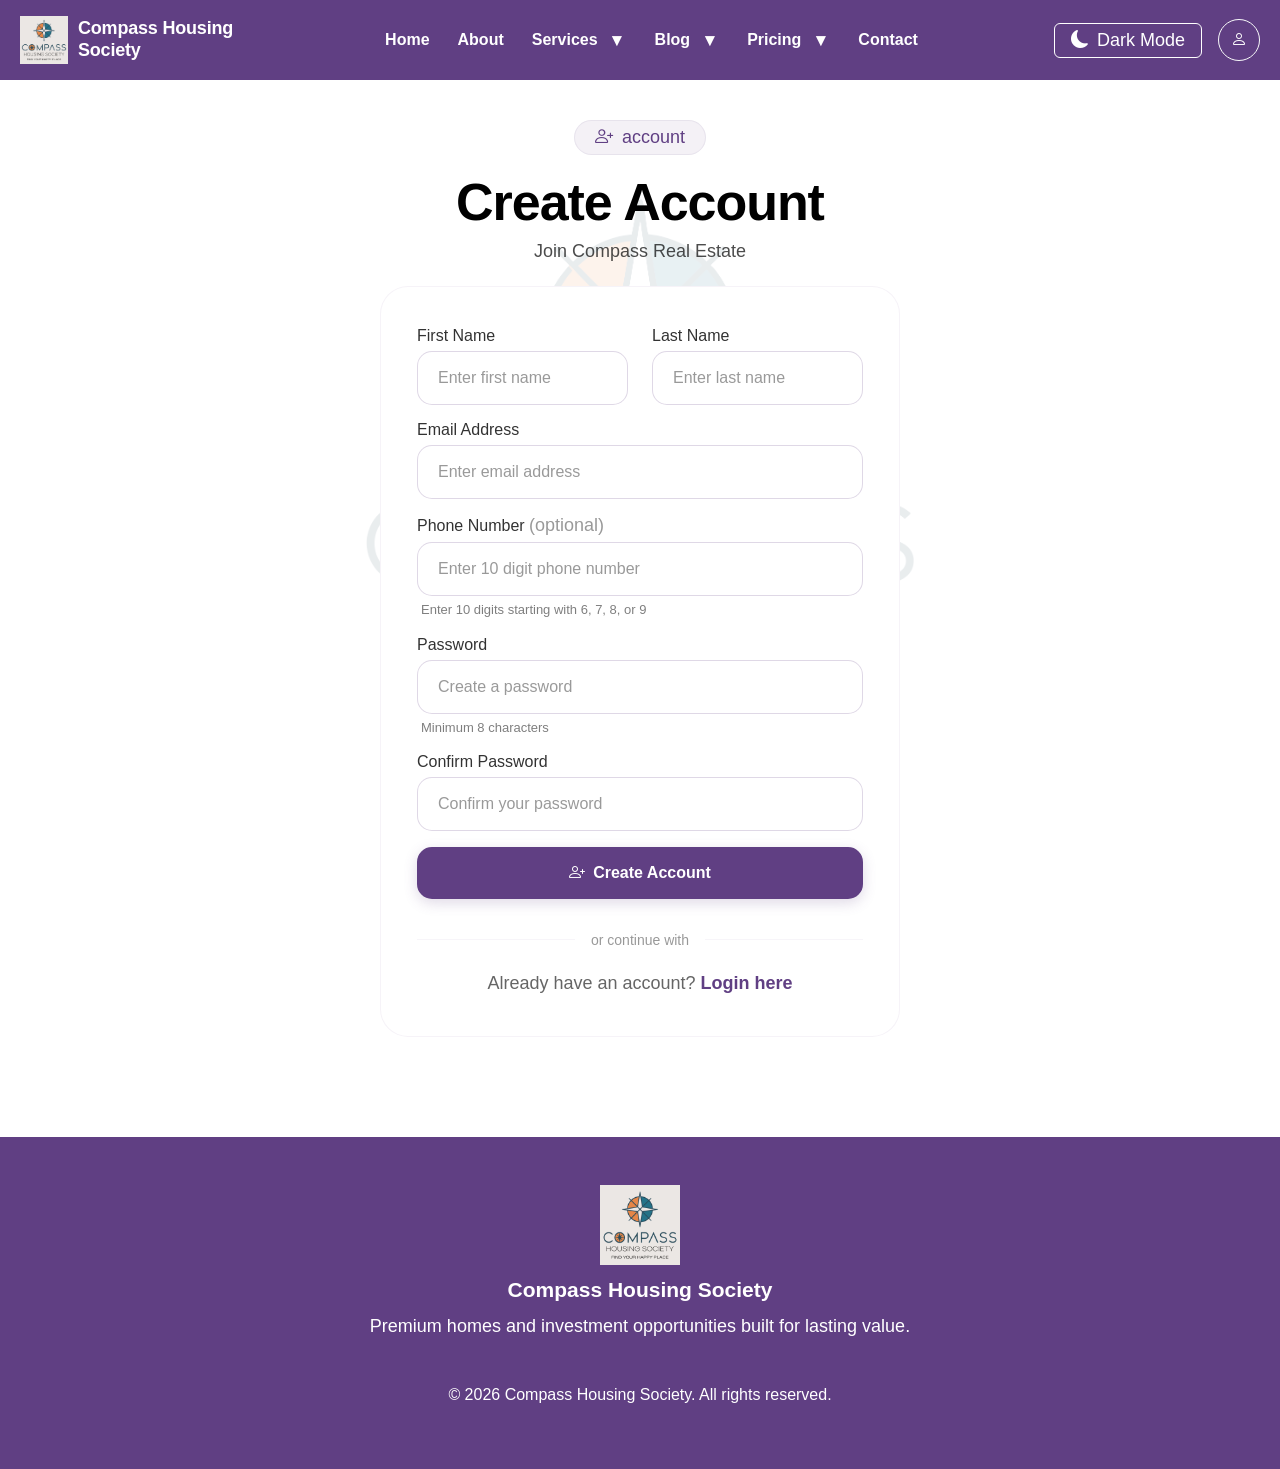
<file: register.html>
<!DOCTYPE html>
<html lang="en">

<head>
    <meta charset="UTF-8" />
    <meta name="viewport" content="width=device-width, initial-scale=1.0, maximum-scale=1.5" />
    <title>Register / Login · Compass Real Estate</title>

    <!-- Bootstrap + Icons -->
    <link href="https://cdn.jsdelivr.net/npm/bootstrap@5.3.3/dist/css/bootstrap.min.css" rel="stylesheet" />
    <link href="https://cdn.jsdelivr.net/npm/bootstrap-icons@1.11.3/font/bootstrap-icons.css" rel="stylesheet" />

    <!-- globalstyles.css (placeholder) -->
    <link rel="stylesheet" href="globalstyles.css" />

    <style>
        /* ---------- ROOT (only 3 colors + light/dark) ---------- */
        :root {
            --primary: #603F83;
            --white: #ffffff;
            --black: #000000;
            --bg-light: #ffffff;
            --text-light: #000000;
            --bg-dark: #000000;
            --text-dark: #ffffff;
            --bg-main: var(--bg-light);
            --text-main: var(--text-light);
            --input-border: rgba(96, 63, 131, 0.2);
            --input-bg: #f5f5f5;
            --input-text: #000000;
            --placeholder-color: rgba(0, 0, 0, 0.4);
        }

        :root[data-theme="dark"] {
            --bg-light: #000000;
            --bg-dark: #000000;
            --text-light: #ffffff;
            --text-dark: #ffffff;
            --bg-main: #000000;
            --text-main: #ffffff;
            --input-border: rgba(255, 255, 255, 0.2);
            --input-bg: #1a1a1a;
            --input-text: #ffffff;
            --placeholder-color: rgba(255, 255, 255, 0.4);
        }

        /* ---------- GLOBAL ---------- */
        * {
            margin: 0;
            padding: 0;
            box-sizing: border-box;
        }

        body {
            font-family: 'Trebuchet MS', 'Lucida Sans Unicode', 'Lucida Grande', 'Lucida Sans', Arial, sans-serif;
            background-color: var(--bg-main);
            color: var(--text-main);
            padding-top: 80px;
            transition: background-color 0.3s ease, color 0.3s ease;
            line-height: 1.5;
            min-height: 100vh;
            display: flex;
            flex-direction: column;
        }

        /* background logo (transparent) */
        body::before {
            content: "";
            position: fixed;
            inset: 0;
            background-image: url("images/transparent-logo-1.png");
            background-repeat: no-repeat;
            background-position: center;
            background-size: 600px auto;
            opacity: 0.10;
            pointer-events: none;
            z-index: -1;
            transition: opacity 0.3s ease;
        }

        /* ---------- FIXED HIERARCHY FONT SIZES ---------- */
        h1 {
            font-size: 46px;
            font-weight: 700;
            letter-spacing: -0.02em;
        }

        h2 {
            font-size: 34px;
            font-weight: 700;
        }

        h3 {
            font-size: 24px;
            font-weight: 700;
        }

        h4 {
            font-size: 23px;
            font-weight: 700;
        }

        h5 {
            font-size: 22px;
            font-weight: 700;
        }

        h6 {
            font-size: 21px;
            font-weight: 700;
        }

        p,
        span,
        li,
        .fs-18,
        .nav-link,
        .btn,
        input,
        label,
        .card-text {
            font-size: 18px !important;
            line-height: normal;
        }

        /* ---------- STICKY HEADER ---------- */
        .fixed-top {
            background-color: var(--bg-main) !important;
            border-bottom: 1px solid rgba(96, 63, 131, 0.10);
            backdrop-filter: blur(6px);
            box-shadow: 0 2px 16px rgba(0, 0, 0, 0.02);
            transition: background-color 0.3s ease;
        }

        .navbar-brand {
            color: var(--text-main) !important;
            font-weight: 700;
            letter-spacing: -0.01em;
        }

        .navbar-brand i {
            color: var(--primary);
            margin-right: 8px;
        }

        .nav-link {
            color: var(--text-main) !important;
            font-size: 18px !important;
            padding: 0.5rem 1rem !important;
            border-radius: 60px;
            transition: all 0.25s ease;
        }

        .nav-link:hover,
        .nav-link:focus,
        .nav-link.active {
            background-color: var(--primary) !important;
            color: var(--white) !important;
            box-shadow: 0 6px 18px rgba(96, 63, 131, 0.25);
            transform: translateY(-2px);
        }

        .theme-toggle {
            background: transparent;
            border: 1.5px solid var(--primary);
            color: var(--text-main);
            border-radius: 60px;
            padding: 6px 18px;
            font-size: 18px;
            transition: all 0.25s ease;
        }

        .theme-toggle:hover {
            background: var(--primary);
            color: var(--white);
            border-color: var(--primary);
            transform: scale(1.04);
        }

        /* ---------- BUTTONS ---------- */
        .btn-primary-custom {
            background: var(--primary);
            color: var(--white);
            border: 2px solid var(--primary);
            border-radius: 15px;
            padding: 12px 34px;
            font-weight: 600;
            transition: all 0.3s cubic-bezier(0.25, 0.46, 0.45, 0.94);
            box-shadow: 0 4px 14px rgba(96, 63, 131, 0.2);
            position: relative;
            overflow: hidden;
            text-decoration: none !important;
            display: inline-block;
            width: 100%;
        }

        .btn-primary-custom::after {
            content: "";
            position: absolute;
            inset: 0;
            background: var(--white);
            opacity: 0;
            transition: opacity 0.3s ease;
            border-radius: 15px;
        }

        .btn-primary-custom:hover {
            transform: translateY(-4px) scale(1.02);
            box-shadow: 0 12px 32px rgba(96, 63, 131, 0.35);
            color: var(--primary);
            background: transparent;
            border-color: var(--primary);
            text-decoration: none !important;
        }

        .btn-primary-custom:hover::after {
            opacity: 0.08;
        }

        .btn-primary-custom:active {
            transform: scale(0.96);
        }

        .btn-outline-primary-custom {
            border: 2px solid var(--primary);
            color: var(--text-main);
            background: transparent;
            border-radius: 15px;
            padding: 12px 34px;
            font-weight: 600;
            transition: all 0.3s cubic-bezier(0.25, 0.46, 0.45, 0.94);
            position: relative;
            overflow: hidden;
            text-decoration: none !important;
            display: inline-block;
        }

        .btn-outline-primary-custom::after {
            content: "";
            position: absolute;
            inset: 0;
            background: var(--primary);
            opacity: 0;
            transition: opacity 0.3s ease;
            border-radius: 15px;
        }

        .btn-outline-primary-custom:hover {
            transform: translateY(-4px) scale(1.02);
            box-shadow: 0 12px 32px rgba(96, 63, 131, 0.25);
            color: var(--white);
            border-color: var(--primary);
            text-decoration: none !important;
        }

        .btn-outline-primary-custom:hover::after {
            opacity: 0.12;
        }

        .btn-outline-primary-custom:active {
            transform: scale(0.96);
        }

        a {
            text-decoration: none !important;
        }

        /* ---------- AUTH PAGE SPECIFIC STYLES ---------- */
        .section-gap {
            margin-top: 40px;
            margin-bottom: 40px;
        }

        .section-padding {
            padding-top: 40px;
            padding-bottom: 40px;
        }

    

        @media (max-width: 576px) {
            h1 {
                font-size: 38px;
            }

            h2 {
                font-size: 28px;
            }

            h3 {
                font-size: 22px;
            }

            .section-padding {
                padding-top: 28px;
                padding-bottom: 28px;
            }

            .section-gap {
                margin-top: 28px;
                margin-bottom: 28px;
            }
        }

        .text-primary-custom {
            color: var(--primary) !important;
        }

        .navbar-toggler-custom {
            border: none;
            background: transparent;
            color: var(--text-main);
            font-size: 32px;
            padding: 0 8px;
            transition: 0.25s ease;
        }

        .navbar-toggler-custom:hover,
        .navbar-toggler-custom:focus {
            color: var(--primary);
            transform: rotate(4deg);
        }

        .navbar-toggler-custom.active {
            color: var(--primary);
        }

        .hero-badge {
            display: inline-block;
            background: rgba(96, 63, 131, 0.07);
            color: var(--primary);
            padding: 6px 20px;
            border-radius: 60px;
            font-size: 18px;
            border: 1px solid rgba(96, 63, 131, 0.08);
        }

        /* Auth Card */
        .auth-card {
            background: var(--bg-main);
            border: 1px solid rgba(96, 63, 131, 0.06);
            border-radius: 28px;
            padding: 40px 36px;
            max-width: 520px;
            margin: 0 auto;
            transition: 0.3s ease;
        }

        .auth-card:hover {
            border-color: rgba(96, 63, 131, 0.12);
        }

        /* ===== FIXED INPUT FIELDS ===== */
        .form-group {
            margin-bottom: 16px;
        }

        .form-group label {
            display: block;
            font-size: 16px !important;
            font-weight: 500;
            margin-bottom: 6px;
            color: var(--text-main);
            opacity: 0.8;
        }

        .form-group .form-control {
            width: 100%;
            padding: 14px 20px;
            font-size: 16px !important;
            /* background: var(--input-bg); */
            border: 1.5px solid var(--input-border);
            border-radius: 15px !important;
            color: var(--input-text) !important;
            transition: all 0.3s ease;
            outline: none;
            height: 54px;
        }

        .form-group .form-control::placeholder {
            color: var(--placeholder-color);
            opacity: 1;
        }

        .form-group .form-control:focus {
            border-color: var(--primary);
            box-shadow: 0 0 0 4px rgba(96, 63, 131, 0.12);
            background: var(--input-bg);
        }

        .form-group .form-control.is-invalid {
            border-color: #dc3545;
        }

        .form-group .form-control.is-invalid:focus {
            box-shadow: 0 0 0 4px rgba(220, 53, 69, 0.15);
        }

        .form-group textarea.form-control {
            height: 120px;
            resize: vertical;
            padding-top: 16px;
        }

        .invalid-feedback {
            font-size: 14px !important;
            color: #dc3545;
            margin-top: 4px;
            padding-left: 4px;
        }

        .field-hint {
            font-size: 13px !important;
            opacity: 0.5;
            margin-top: 4px;
            padding-left: 4px;
            color: var(--text-main);
        }

        /* Dark mode fixes */
        :root[data-theme="dark"] .form-group .form-control {
            background: #1a1a1a;
            border-color: rgba(255, 255, 255, 0.2);
            color: #ffffff !important;
        }

        :root[data-theme="dark"] .form-group .form-control::placeholder {
            color: rgba(255, 255, 255, 0.35);
        }

        :root[data-theme="dark"] .form-group .form-control:focus {
            border-color: var(--primary);
            box-shadow: 0 0 0 4px rgba(96, 63, 131, 0.25);
        }

        :root[data-theme="dark"] .form-group .form-control.is-invalid {
            border-color: #dc3545;
        }

        :root[data-theme="dark"] .form-group .form-control.is-invalid:focus {
            box-shadow: 0 0 0 4px rgba(220, 53, 69, 0.2);
        }

        :root[data-theme="dark"] .form-group label {
            color: #ffffff;
            opacity: 0.7;
        }

        .success-message {
            color: var(--primary);
            font-weight: 600;
        }

        .error-message {
            color: #dc3545;
        }

        .auth-toggle-link {
            color: var(--primary);
            font-weight: 600;
            cursor: pointer;
            transition: 0.2s ease;
        }

        .auth-toggle-link:hover {
            text-decoration: underline !important;
        }

        .form-section {
            display: none;
        }

        .form-section.active {
            display: block;
        }

        /* Heading style */
        .auth-heading {
            font-size: 52px !important;
            font-weight: 700;
            color: var(--text-main);
            letter-spacing: -0.02em;
        }

        .auth-heading span {
            color: var(--primary);
        }

        .auth-subtitle {
            font-size: 18px;
            opacity: 0.7;
            color: var(--text-main);
        }

        /* Social login buttons */
        .social-btn {
            border: 1.5px solid var(--input-border);
            border-radius: 15px;
            padding: 10px 20px;
            background: var(--bg-main);
            color: var(--text-main);
            transition: 0.3s ease;
            display: flex;
            align-items: center;
            justify-content: center;
            gap: 10px;
            width: 100%;
        }

        .social-btn:hover {
            border-color: var(--primary);
            background: rgba(96, 63, 131, 0.05);
        }

        .social-btn i {
            font-size: 20px;
        }

        .divider-text {
            padding: 0 16px;
            opacity: 0.4;
            font-size: 14px !important;
            color: var(--text-main);
        }
    </style>
</head>

<body>

    <!-- ============ HEADER (sticky) ============ -->
    <div id="site-header" class="fixed-top">
        <nav class="navbar navbar-expand-lg py-2">
            <div class="container">
                <a class="navbar-brand" href="#">
                    <i class="bi bi-compass-fill"></i> Compass<span style="color:var(--primary);">.</span>
                </a>
                <button class="navbar-toggler-custom d-lg-none" type="button" data-bs-toggle="collapse"
                    data-bs-target="#navbarContent" aria-controls="navbarContent" aria-expanded="false"
                    aria-label="Toggle navigation">
                    <i class="bi bi-list"></i>
                </button>
                <div class="collapse navbar-collapse" id="navbarContent">
                    <ul class="navbar-nav ms-auto mb-2 mb-lg-0 align-items-lg-center gap-1">
                        <li class="nav-item"><a class="nav-link" href="#">Home</a></li>
                        <li class="nav-item"><a class="nav-link" href="#">About</a></li>
                        <li class="nav-item"><a class="nav-link" href="#">Services</a></li>
                        <li class="nav-item"><a class="nav-link active" href="#">Register</a></li>
                        <li class="nav-item">
                            <button class="theme-toggle ms-2" id="themeToggle" aria-label="Toggle theme">
                                <i class="bi bi-moon-fill" id="themeIcon"></i>
                            </button>
                        </li>
                    </ul>
                </div>
            </div>
        </nav>
    </div>

    <!-- ============ MAIN CONTENT ============ -->
    <main class="container section-padding" style="flex:1; display:flex; align-items:center;">

        <div style="width:100%;">

            <!-- HERO -->
            <section class="text-center mb-4">
                <span class="hero-badge mb-3 d-inline-block"><i class="bi bi-person-plus me-1"></i> account</span>
                <h1 class="auth-heading" id="formTitle">Create Account</h1>
                <p class="auth-subtitle" id="formSubtitle">Join Compass Real Estate</p>
            </section>

            <!-- AUTH CARD -->
            <div class="auth-card">

                <!-- REGISTER FORM -->
                <div id="registerForm" class="form-section active">
                    <form id="registerFormElement" novalidate>
                        <div class="row">
                            <div class="col-md-6">
                                <div class="form-group">
                                    <label for="regFirstName">First Name</label>
                                    <input type="text" class="form-control" id="regFirstName"
                                        placeholder="Enter first name" required />
                                    <div class="invalid-feedback">Please enter letters only.</div>
                                </div>
                            </div>
                            <div class="col-md-6">
                                <div class="form-group">
                                    <label for="regLastName">Last Name</label>
                                    <input type="text" class="form-control" id="regLastName"
                                        placeholder="Enter last name" required />
                                    <div class="invalid-feedback">Please enter letters only.</div>
                                </div>
                            </div>
                            <div class="col-12">
                                <div class="form-group">
                                    <label for="regEmail">Email Address</label>
                                    <input type="email" class="form-control" id="regEmail"
                                        placeholder="Enter email address" required />
                                    <div class="invalid-feedback">Please enter a valid email address.</div>
                                </div>
                            </div>
                            <div class="col-12">
                                <div class="form-group">
                                    <label for="regPhone">Phone Number <span
                                            style="opacity:0.5; font-weight:400;">(optional)</span></label>
                                    <input type="text" class="form-control" id="regPhone"
                                        placeholder="Enter 10 digit phone number" maxlength="10" />
                                    <div class="invalid-feedback">Enter 10 digits starting with 6,7,8,or 9.</div>
                                    <div class="field-hint">Enter 10 digits starting with 6, 7, 8, or 9</div>
                                </div>
                            </div>
                            <div class="col-12">
                                <div class="form-group">
                                    <label for="regPassword">Password</label>
                                    <input type="password" class="form-control" id="regPassword"
                                        placeholder="Create a password" required />
                                    <div class="invalid-feedback">Password must be at least 8 characters.</div>
                                    <div class="field-hint">Minimum 8 characters</div>
                                </div>
                            </div>
                            <div class="col-12">
                                <div class="form-group">
                                    <label for="regConfirmPassword">Confirm Password</label>
                                    <input type="password" class="form-control" id="regConfirmPassword"
                                        placeholder="Confirm your password" required />
                                    <div class="invalid-feedback">Passwords do not match.</div>
                                </div>
                            </div>
                            <div class="col-12">
                                <button type="submit" class="btn-primary-custom">
                                    <i class="bi bi-person-plus me-2"></i>Create Account
                                </button>
                            </div>
                            <div id="regFormMessage" style="margin-top:8px;"></div>
                        </div>
                    </form>

                    <!-- Divider -->
                    <div class="d-flex align-items-center my-3">
                        <hr class="flex-grow-1" style="border-color:var(--input-border);" />
                        <span class="divider-text">or continue with</span>
                        <hr class="flex-grow-1" style="border-color:var(--input-border);" />
                    </div>



                    <div class="text-center mt-3">
                        <span style="opacity:0.6; color:var(--text-main);">Already have an account? </span>
                        <span class="auth-toggle-link" onclick="toggleForm()">Login here</span>
                    </div>
                </div>

                <!-- LOGIN FORM -->
                <div id="loginForm" class="form-section">
                    <form id="loginFormElement" novalidate>
                        <div class="row">
                            <div class="col-12">
                                <div class="form-group">
                                    <label for="loginEmail">Email Address</label>
                                    <input type="email" class="form-control" id="loginEmail"
                                        placeholder="Enter email address" required />
                                    <div class="invalid-feedback">Please enter a valid email address.</div>
                                </div>
                            </div>
                            <div class="col-12">
                                <div class="form-group">
                                    <label for="loginPassword">Password</label>
                                    <input type="password" class="form-control" id="loginPassword"
                                        placeholder="Enter your password" required />
                                    <div class="invalid-feedback">Please enter your password.</div>
                                </div>
                            </div>
                            <div class="col-12 text-end">
                                <a href="#" style="color:var(--primary); font-size:15px !important;">Forgot
                                    password?</a>
                            </div>
                            <div class="col-12">
                                <button type="submit" class="btn-primary-custom">
                                    <i class="bi bi-box-arrow-in-right me-2"></i>Login
                                </button>
                            </div>
                            <div id="loginFormMessage" style="margin-top:8px;"></div>
                        </div>
                    </form>

                    <!-- Divider -->
                    <div class="d-flex align-items-center my-3">
                        <hr class="flex-grow-1" style="border-color:var(--input-border);" />
                        <span class="divider-text">or continue with</span>
                        <hr class="flex-grow-1" style="border-color:var(--input-border);" />
                    </div>

                    <!-- Social Buttons -->
                    <div class="row g-2">
                        <div class="col-6">
                            <button class="social-btn"><i class="bi bi-google" style="color:#EA4335;"></i>
                                Google</button>
                        </div>
                        <div class="col-6">
                            <button class="social-btn"><i class="bi bi-facebook" style="color:#1877F2;"></i>
                                Facebook</button>
                        </div>
                    </div>

                    <div class="text-center mt-3">
                        <span style="opacity:0.6; color:var(--text-main);">Don't have an account? </span>
                        <span class="auth-toggle-link" onclick="toggleForm()">Register here</span>
                    </div>
                </div>

            </div>
        </div>

    </main>

    <!-- ============ FOOTER (preserved - using side-footer) ============ -->
    <div id="side-footer"></div>

    <!-- scripts -->
    <script src="footer.js"></script>
    <script src="https://cdn.jsdelivr.net/npm/bootstrap@5.3.3/dist/js/bootstrap.bundle.min.js"></script>
    <script src="header.js"></script>

    <!-- ====== custom JS ====== -->
    <script>
        (function () {
            // Theme toggle
            const toggleBtn = document.getElementById('themeToggle');
            const icon = document.getElementById('themeIcon');
            const html = document.documentElement;

            function setTheme(theme) {
                if (theme === 'dark') {
                    html.setAttribute('data-theme', 'dark');
                    icon.className = 'bi bi-sun-fill';
                } else {
                    html.removeAttribute('data-theme');
                    icon.className = 'bi bi-moon-fill';
                }
                localStorage.setItem('theme', theme);
            }

            const saved = localStorage.getItem('theme') || 'light';
            setTheme(saved);

            toggleBtn.addEventListener('click', function (e) {
                e.preventDefault();
                const current = html.getAttribute('data-theme') === 'dark' ? 'light' : 'dark';
                setTheme(current);
            });

            // Navbar toggler active
            const toggler = document.querySelector('.navbar-toggler-custom');
            const collapse = document.getElementById('navbarContent');
            if (toggler && collapse) {
                collapse.addEventListener('show.bs.collapse', function () {
                    toggler.classList.add('active');
                    toggler.setAttribute('aria-expanded', 'true');
                });
                collapse.addEventListener('hide.bs.collapse', function () {
                    toggler.classList.remove('active');
                    toggler.setAttribute('aria-expanded', 'false');
                });
            }

            // ---------- FORM TOGGLE ----------
            window.toggleForm = function () {
                const registerForm = document.getElementById('registerForm');
                const loginForm = document.getElementById('loginForm');
                const title = document.getElementById('formTitle');
                const subtitle = document.getElementById('formSubtitle');

                if (registerForm.classList.contains('active')) {
                    registerForm.classList.remove('active');
                    loginForm.classList.add('active');
                    title.innerHTML = 'Login to <span>Account</span>';
                    subtitle.textContent = 'Welcome back to Compass Real Estate';
                } else {
                    loginForm.classList.remove('active');
                    registerForm.classList.add('active');
                    title.innerHTML = 'Create <span>Account</span>';
                    subtitle.textContent = 'Join Compass Real Estate';
                }
            };

            // ---------- VALIDATION PATTERNS ----------
            const emailPattern = /^[a-zA-Z0-9._%+-]+@[a-zA-Z-]{2,}\.(com|in|org|net)$/i;
            const namePattern = /^[A-Za-z\s]+$/;
            const phonePattern = /^[6-9][0-9]{9}$/;

            // ---------- REGISTER FORM ----------
            const regForm = document.getElementById('registerFormElement');
            const regMessage = document.getElementById('regFormMessage');

            // Real-time validation
            document.getElementById('regFirstName').addEventListener('input', function () {
                if (this.value && !namePattern.test(this.value)) {
                    this.classList.add('is-invalid');
                } else {
                    this.classList.remove('is-invalid');
                }
            });

            document.getElementById('regLastName').addEventListener('input', function () {
                if (this.value && !namePattern.test(this.value)) {
                    this.classList.add('is-invalid');
                } else {
                    this.classList.remove('is-invalid');
                }
            });

            document.getElementById('regEmail').addEventListener('input', function () {
                if (this.value && !emailPattern.test(this.value)) {
                    this.classList.add('is-invalid');
                } else {
                    this.classList.remove('is-invalid');
                }
            });

            const regPhone = document.getElementById('regPhone');
            regPhone.addEventListener('input', function () {
                this.value = this.value.replace(/\D/g, '');
                if (this.value.length > 10) {
                    this.value = this.value.slice(0, 10);
                }
                if (this.value.length === 10 && !phonePattern.test(this.value)) {
                    this.classList.add('is-invalid');
                } else if (this.value.length > 0 && this.value.length < 10) {
                    this.classList.add('is-invalid');
                } else {
                    this.classList.remove('is-invalid');
                }
            });

            const regPassword = document.getElementById('regPassword');
            const regConfirm = document.getElementById('regConfirmPassword');

            regPassword.addEventListener('input', function () {
                if (this.value && this.value.length < 8) {
                    this.classList.add('is-invalid');
                } else {
                    this.classList.remove('is-invalid');
                }
                if (regConfirm.value) {
                    if (regConfirm.value !== this.value) {
                        regConfirm.classList.add('is-invalid');
                    } else {
                        regConfirm.classList.remove('is-invalid');
                    }
                }
            });

            regConfirm.addEventListener('input', function () {
                if (this.value !== regPassword.value) {
                    this.classList.add('is-invalid');
                } else {
                    this.classList.remove('is-invalid');
                }
            });

            regForm.addEventListener('submit', function (e) {
                e.preventDefault();

                const inputs = regForm.querySelectorAll('.form-control');
                inputs.forEach(input => input.classList.remove('is-invalid'));
                regMessage.innerHTML = '';
                regMessage.className = '';

                let isValid = true;
                let firstInvalid = null;

                const firstName = document.getElementById('regFirstName');
                if (!firstName.value.trim() || !namePattern.test(firstName.value.trim())) {
                    firstName.classList.add('is-invalid');
                    isValid = false;
                    if (!firstInvalid) firstInvalid = firstName;
                }

                const lastName = document.getElementById('regLastName');
                if (!lastName.value.trim() || !namePattern.test(lastName.value.trim())) {
                    lastName.classList.add('is-invalid');
                    isValid = false;
                    if (!firstInvalid) firstInvalid = lastName;
                }

                const email = document.getElementById('regEmail');
                if (!email.value.trim() || !emailPattern.test(email.value.trim())) {
                    email.classList.add('is-invalid');
                    isValid = false;
                    if (!firstInvalid) firstInvalid = email;
                }

                const phone = document.getElementById('regPhone');
                if (phone.value.trim() && !phonePattern.test(phone.value.trim())) {
                    phone.classList.add('is-invalid');
                    isValid = false;
                    if (!firstInvalid) firstInvalid = phone;
                }

                if (!regPassword.value || regPassword.value.length < 8) {
                    regPassword.classList.add('is-invalid');
                    isValid = false;
                    if (!firstInvalid) firstInvalid = regPassword;
                }

                if (!regConfirm.value || regConfirm.value !== regPassword.value) {
                    regConfirm.classList.add('is-invalid');
                    isValid = false;
                    if (!firstInvalid) firstInvalid = regConfirm;
                }

                if (!isValid) {
                    if (firstInvalid) firstInvalid.focus();
                    regMessage.innerHTML = '<span class="error-message">Please fix all highlighted fields.</span>';
                    return;
                }

                regMessage.innerHTML = '<span class="success-message">✓ Registration successful! Please login.</span>';
                regForm.reset();
                inputs.forEach(input => input.classList.remove('is-invalid'));

                setTimeout(() => {
                    if (document.getElementById('registerForm').classList.contains('active')) {
                        toggleForm();
                    }
                    regMessage.innerHTML = '';
                }, 2500);
            });

            // ---------- LOGIN FORM ----------
            const loginForm = document.getElementById('loginFormElement');
            const loginMessage = document.getElementById('loginFormMessage');

            document.getElementById('loginEmail').addEventListener('input', function () {
                if (this.value && !emailPattern.test(this.value)) {
                    this.classList.add('is-invalid');
                } else {
                    this.classList.remove('is-invalid');
                }
            });

            loginForm.addEventListener('submit', function (e) {
                e.preventDefault();

                const inputs = loginForm.querySelectorAll('.form-control');
                inputs.forEach(input => input.classList.remove('is-invalid'));
                loginMessage.innerHTML = '';
                loginMessage.className = '';

                let isValid = true;
                let firstInvalid = null;

                const email = document.getElementById('loginEmail');
                if (!email.value.trim() || !emailPattern.test(email.value.trim())) {
                    email.classList.add('is-invalid');
                    isValid = false;
                    if (!firstInvalid) firstInvalid = email;
                }

                const password = document.getElementById('loginPassword');
                if (!password.value.trim()) {
                    password.classList.add('is-invalid');
                    isValid = false;
                    if (!firstInvalid) firstInvalid = password;
                }

                if (!isValid) {
                    if (firstInvalid) firstInvalid.focus();
                    loginMessage.innerHTML = '<span class="error-message">Please fix all highlighted fields.</span>';
                    return;
                }

                loginMessage.innerHTML = '<span class="success-message">✓ Login successful! Redirecting...</span>';
                loginForm.reset();
                inputs.forEach(input => input.classList.remove('is-invalid'));

                setTimeout(() => {
                    loginMessage.innerHTML = '';
                }, 3000);
            });

        })();
    </script>
</body>

</html>
</file>
<file: globalstyles.css>
﻿:root {
    --primary: #603F83;
    /* --secondary: #7a4aa3; */
    --white: #ffffff;
    --black: #000000;
    --bg-light: #ffffff;
    --text-light: #000000;
    --bg-dark: #000000;
    --text-dark: #ffffff;
}

:root[data-theme="dark"] {
    --bg-light: #000000;
    --bg-dark: #000000;
    --text-light: #ffffff;
}

* {
    margin: 0;
    padding: 0;
    box-sizing: border-box;
}

html {
    scroll-behavior: smooth;
    overflow-x: hidden;
}

/* Prevent flash of unstyled content */
html:not([data-theme]) {
    visibility: hidden;
}

html[data-theme] {
    visibility: visible;
}

body {
    font-family: "JetBrains Mono", "Cascadia Code", "Fira Code", monospace;
    background: var(--bg-light);
    color: var(--text-light);
    padding-top: 80px;
    transition: background-color 0.3s ease, color 0.3s ease;
}

:root[data-theme="dark"] body {
    color: var(--white);
}

.fixed-top {
    position: fixed;
    top: 0;
    right: 0;
    left: 0;
    z-index: 1030;
}

.navbar-main {
    position: fixed;
    top: 0;
    width: 100%;
    height: 80px;
    background: var(--primary);
    z-index: 1050;
    display: flex;
    align-items: center;
    transition: background-color 0.3s ease;
}

:root[data-theme="dark"] .navbar-main {
    background: var(--black);
}

.navbar-main .container-fluid {
    max-width: 1320px;
    width: 100%;
    padding: 0 20px;
    margin: 0 auto;
    display: flex;
    align-items: center;
    justify-content: space-between;
}

.navbar-brand {
    display: flex;
    align-items: center;
    gap: 10px;
    text-decoration: none;
}

.logo-icon {
    width: 48px;
    height: 48px;
}

.logo-icon img {
    width: 100%;
    height: 100%;
    object-fit: contain;
}

.brand-name {
    font-size: 22px;
    font-weight: 700;
    color: var(--white);
    line-height: 1.2;
}

.brand-text {
    display: flex;
    flex-direction: column;
}

.navbar-nav {
    display: flex;
    align-items: center;
    gap: 20px;
}

.nav-link-main {
    font-size: 16px;
    font-weight: 600;
    color: var(--white);
    text-decoration: none;
    padding: 6px 4px;
    display: flex;
    align-items: center;
    gap: 5px;
    transition: opacity 0.2s ease;
}

.nav-link-main:hover {
    opacity: 0.85;
}

.nav-link-main,
.dropdown-item,
.navbar-toggler-custom {
    -webkit-tap-highlight-color: transparent;
}

.dropdown-icon-model {
    display: inline-flex;
    align-items: center;
    justify-content: center;
    width: 20px;
    height: 20px;
    margin-left: 4px;
    position: relative;
}

/* ===============================
   FIX DOUBLE DROPDOWN ARROWS
================================ */

/* Remove Bootstrap's default dropdown arrow completely */
.dropdown-toggle::after {
    display: none !important;
    content: none !important;
    border: none !important;
}

/* Also target the specific nav-link-main with dropdown-toggle */
.nav-link-main.dropdown-toggle::after {
    display: none !important;
    content: none !important;
    border: none !important;
    margin: 0 !important;
    padding: 0 !important;
    width: 0 !important;
    height: 0 !important;
}

/* Keep only your custom dropdown arrow */
.dropdown-icon-model::before {
    content: "▾";
    font-size: 18px;
    line-height: 1;
    display: inline-block;
    transition: transform 0.3s ease;
}

/* Make sure your custom arrow is properly positioned */
.dropdown-icon-model {
    display: inline-flex;
    align-items: center;
    justify-content: center;
    width: 20px;
    height: 20px;
    margin-left: 4px;
    position: relative;
}

/* Dropdown arrow rotation states */
.nav-item.dropdown.show .dropdown-icon-model::before {
    transform: rotate(180deg);
}

@media (min-width: 992px) {
    .nav-item.dropdown:hover .dropdown-icon-model::before {
        transform: rotate(180deg);
    }
}

/* Remove ALL Bootstrap dropdown arrows */
.dropdown-toggle::after,
.nav-link-main.dropdown-toggle::after,
[data-bs-toggle="dropdown"]::after {
    display: none !important;
    content: none !important;
    border: none !important;
}

.dropdown-menu {
    background: var(--white);
    border: none;
    border-radius: 8px;
    box-shadow: 0 10px 30px rgba(0, 0, 0, 0.1);
    padding: 8px 0;
    min-width: 200px;
    transition: opacity 0.3s ease, visibility 0.3s ease, transform 0.3s ease;
}

.dropdown-item {
    font-size: 16px;
    color: var(--black);
    padding: 10px 20px;
    text-decoration: none;
    display: block;
    transition: all 0.2s ease;
}

.dropdown-item:hover,
.dropdown-item:focus {
    background: var(--primary);
    color: var(--white);
}

@media (min-width: 992px) {
    .nav-item.dropdown {
        position: relative;
    }

    .nav-item.dropdown .dropdown-menu {
        display: block;
        opacity: 0;
        visibility: hidden;
        transform: translateY(10px);
        transition: 0.25s ease;
        pointer-events: none;
        position: absolute;
        top: 100%;
        left: 0;
        z-index: 1000;
    }

    .nav-item.dropdown:hover .dropdown-menu {
        opacity: 1;
        visibility: visible;
        transform: translateY(0);
        pointer-events: auto;
    }
}

.navbar-right-section {
    display: flex;
    align-items: center;
    gap: 16px;
}

.register-btn {
    font-size: 16px;
    padding: 10px 22px;
    border-radius: 10px;
    background: transparent;
    border: 2px solid var(--white);
    color: var(--white);
    text-decoration: none;
    transition: all 0.3s ease;
    cursor: pointer;
    display: inline-block;
    text-align: center;
    margin-left: 20px;
}

.register-btn:hover {
    background: var(--white);
    color: var(--primary);
    border-color: var(--white);
}

:root[data-theme="dark"] .register-btn:hover {
    background: var(--white);
    color: var(--black);
}

.theme-toggle-btn {
    width: 56px;
    height: 28px;
    border-radius: 30px;
    background:#603F83;
    border: 2px solid rgba(255, 255, 255, 0.5);
    cursor: pointer;
    position: relative;
    transition: all 0.3s ease;
    flex-shrink: 0;
}

.theme-toggle-slider {
    width: 20px;
    height: 20px;
    background: var(--white);
    border-radius: 50%;
    position: absolute;
    left: 5px;
    top: 2px;
    transition: transform 0.3s ease;
}

:root[data-theme="dark"] .theme-toggle-slider {
    transform: translateX(26px);
    background: var(--white);
}

:root[data-theme="dark"] .theme-toggle-btn {
    background: rgba(0, 0, 0, 0.25);
    border-color: rgba(255, 255, 255, 0.3);
}

.navbar-toggler-custom {
    width: 50px;
    height: 45px;
    border-radius: 8px;
    border: 2px solid rgba(255, 255, 255, 0.5);
    background: rgba(255, 255, 255, 0.15);
    display: flex;
    align-items: center;
    justify-content: center;
    cursor: pointer;
    transition: all 0.3s ease;
    margin-left: 12px;
    flex-shrink: 0;
}

.navbar-toggler-custom:hover {
    background: rgba(255, 255, 255, 0.25);
}

.toggler-icon {
    width: 22px;
    height: 2px;
    background: var(--white);
    position: relative;
    transition: all 0.3s ease;
}

.toggler-icon::before,
.toggler-icon::after {
    content: "";
    width: 22px;
    height: 2px;
    background: var(--white);
    position: absolute;
    left: 0;
    transition: all 0.3s ease;
}

.toggler-icon::before {
    top: -7px;
}

.toggler-icon::after {
    top: 7px;
}

.navbar-toggler-custom.active .toggler-icon {
    background: transparent;
}

.navbar-toggler-custom.active .toggler-icon::before {
    transform: rotate(45deg);
    top: 0;
}

.navbar-toggler-custom.active .toggler-icon::after {
    transform: rotate(-45deg);
    top: 0;
}

@media (max-width: 991.98px) {
    .navbar-main {
        height: auto;
        padding: 10px 0;
        min-height: 70px;
    }

    .navbar-collapse {
        position: fixed;
        top: 70px;
        left: 0;
        right: 0;
        background: var(--primary);
        padding: 0 20px !important;
        margin: 0 !important;
        border-radius: 0 0 16px 16px;
        max-height: 0;
        overflow: hidden;
        opacity: 0;
        visibility: hidden;
        transition: max-height 0.3s ease, opacity 0.3s ease, visibility 0.3s ease;
        z-index: 1049;
    }

    .navbar-collapse.show {
        max-height: 80vh;
        opacity: 1;
        visibility: visible;
        padding: 20px !important;
        overflow-y: auto;
    }

    :root[data-theme="dark"] .navbar-collapse {
        background: var(--black);
    }

    .navbar-nav {
        flex-direction: column;
        align-items: flex-start;
        gap: 14px;
        width: 100%;
    }

    .nav-item.dropdown {
        width: 100%;
    }

    .nav-item.dropdown .dropdown-menu {
        position: static !important;
        float: none !important;
        width: 20% !important;
        margin: 8px 0 0 15px !important;
        background: rgba(255, 255, 255, 0.1) !important;
        border: none !important;
        box-shadow: none !important;
        display: none !important;
        padding: 8px 0 !important;
        animation: fadeIn 0.2s ease;
    }

    .nav-item.dropdown.show .dropdown-menu,
    .nav-item.dropdown .dropdown-menu.show {
        display: block !important;
    }

    .dropdown-item {
        color: var(--white) !important;
        padding: 10px 15px !important;
        border-left: 3px solid transparent;
        transition: all 0.2s ease;
        font-size: 15px;
    }

    .dropdown-item:hover,
    .dropdown-item:focus {
        background: rgba(255, 255, 255, 0.15) !important;
        color: var(--white) !important;
        border-left-color: var(--white);
    }

    @keyframes fadeIn {
        from {
            opacity: 0;
            transform: translateY(-10px);
        }

        to {
            opacity: 1;
            transform: translateY(0);
        }
    }

    .navbar-right-section {
        flex-direction: column;
        width: 100%;
        gap: 14px;
        margin-top: 20px;
        padding-top: 18px;
        border-top: 1px solid rgba(255, 255, 255, 0.2);
    }

    .register-btn {
        width: 100%;
        text-align: center;
        margin-left: 0;
    }

    .mobile-register-container {
        display: flex;
        align-items: center;
        gap: 15px;
        margin-left: auto;
    }

    .mobile-theme-toggle {
        display: flex;
        justify-content: center;

    }

    body {
        padding-top: 70px;
    }

    /* Better hamburger to X animation */
    .navbar-toggler-custom.active {
        background: rgba(255, 255, 255, 0.25);
    }

    .navbar-toggler-custom.active .toggler-icon {
        background: transparent;
    }

    .navbar-toggler-custom.active .toggler-icon::before {
        transform: rotate(45deg);
        top: 0;
    }

    .navbar-toggler-custom.active .toggler-icon::after {
        transform: rotate(-45deg);
        top: 0;
    }

    /* Fix navbar spacing on mobile */
    .nav-link-main {
        padding: 8px 4px;
        width: 100%;
        /* justify-content: space-between; */
    }

    .nav-link-main .dropdown-icon-model::before {
        transition: transform 0.3s ease;
    }

    .nav-item.dropdown.show .nav-link-main .dropdown-icon-model::before {
        transform: rotate(180deg);
    }
}

@media (min-width: 992px) {
    .mobile-register-container {
        display: none;
    }

    .mobile-theme-toggle {
        display: none;
    }
}

@media (max-width: 991px) {
    .desktop-register-btn {
        display: none;
    }

    .navbar-collapse:not(.show) {
        display: none;
    }

    .navbar-collapse.show {
        display: block;
    }
}

@media (min-width: 992px) {
    .collapse:not(.show) {
        display: flex !important;
    }

    .navbar-collapse {
        display: flex !important;
        flex-basis: auto;
        flex-grow: 1;
        align-items: center;
    }
}

.mobile-register-btn {
    padding: 8px 18px;
    font-size: 16px;
    border-radius: 8px;
    border: 2px solid var(--white);
    background: transparent;
    color: var(--white);
    white-space: nowrap;
    text-decoration: none;
    transition: all 0.3s ease;
}

.mobile-register-btn:hover {
    background: var(--white);
    color: var(--primary);
}

.collapse:not(.show) {
    display: none;
}

.container-fluid {
    padding-right: 15px;
    padding-left: 15px;
}

footer {
    background:#603F83;
    color: var(--white);
    padding: 40px 20px 40px;
    margin-top: 60px;
    transition: background-color 0.3s ease;
}

:root[data-theme="dark"] footer {
    background: var(--black);
}

.footer-top {
    max-width: 1200px;
    margin: auto;
    display: grid;
    grid-template-columns: 2fr 1fr 1fr 2fr;
    gap: 40px;
}

footer h4 {
    font-size: 21px;
    margin-bottom: 16px;
}

footer p {
    font-size: 17px;
    line-height: 1.7;
    margin-bottom: 20px;
}

footer a {
    font-size: 16px;
    color: var(--white);
    text-decoration: none;
    transition: color 0.3s ease;
}

footer a:hover {
    color: var(--secondary);
}

footer ul {
    list-style: none;
    padding-left: 0px;
}

footer ul li {
    margin-bottom: 10px;
}

.subscribe-box {
    display: flex;
    flex-direction: column;
    gap: 10px;
    margin-top: 15px;
}

.subscribe-box input {
    padding: 12px 16px;
    border-radius: 8px;
    border: 1px solid var(--secondary);
    background: rgba(255, 255, 255, 0.1);
    color: var(--white);
    font-size: 16px;
}

.subscribe-box input::placeholder {
    color: rgba(255, 255, 255, 0.7);
}

.subscribe-box button {
    padding: 12px 24px;
    border-radius: 8px;
    background: var(--secondary);
    color: var(--white);
    border: none;
    font-size: 16px;
    font-weight: 600;
    cursor: pointer;
    transition: background 0.3s ease;
}

.subscribe-box button:hover {
    background: #7a3a58;
}

.footer-bottom {
    max-width: 1200px;
    margin: 40px auto 0;
    padding-top: 24px;
    /* border-top: 1px solid ; */
    display: flex;
    justify-content: space-between;
    align-items: center;
    flex-wrap: wrap;
    gap: 20px;
}

.social {
    display: flex;
    gap: 14px;
}

.social a {
    width: 38px;
    height: 38px;
    border: 2px solid var(--secondary);
    border-radius: 50%;
    display: flex;
    align-items: center;
    justify-content: center;
    transition: all 0.3s ease;
}

.social a:hover {
    background: var(--secondary);
    border-color: var(--secondary);
    transform: translateY(-3px);
}

.social i {
    font-size: 16px;
}

@media (max-width: 991.98px) {
    .footer-top {
        grid-template-columns: 1fr 1fr;
    }
}

@media (max-width: 767.98px) {
    .footer-top {
        grid-template-columns: 1fr;
        text-align: center;
        gap: 30px;
    }

    .footer-bottom {
        flex-direction: column;
        text-align: center;
        gap: 15px;
    }

    .social {
        justify-content: center;
        margin-top: 10px;
    }
}

.footer-stats {
    max-width: 1200px;
    margin: 0 auto 70px;
    display: flex;
    justify-content: space-between;
    align-items: center;
    text-align: center;
    gap: 20px;
}

.footer-stats h3 {
    font-size: 42px;
    font-weight: 700;
    color: var(--white);
    margin-bottom: 6px;
}

.footer-stats p {
    font-size: 17px;
    color: rgba(255, 255, 255, 0.8);
}

.stat {
    flex: 1;
}

.stat-divider {
    width: 1px;
    height: 50px;
    background: rgba(255, 255, 255, 0.3);
}


.footer-phone {
    margin-top: 12px;
    font-weight: 600;
}

.footer-contact {
    list-style: none;
    padding: 0;
}

.footer-contact li {
    font-size: 16px;
    margin-bottom: 10px;
}

@media (max-width: 991.98px) {
    .footer-stats {
        flex-wrap: wrap;
        gap: 30px;
    }

    .stat-divider {
        display: none;
    }
}

@media (max-width: 767.98px) {
    .footer-stats h3 {
        font-size: 32px;
    }
}

/* ===============================
   DESKTOP DROPDOWN ANIMATION
================================ */
@media (min-width: 992px) {
    .dropdown-menu {
        animation: fadeInDropdown 0.2s ease;
    }

    @keyframes fadeInDropdown {
        from {
            opacity: 0;
            transform: translateY(10px);
        }

        to {
            opacity: 1;
            transform: translateY(0);
        }
    }
}

/* ===============================
   OVERLAY FOR MOBILE MENU
================================ */
@media (max-width: 991.98px) {
    .navbar-overlay {
        display: none;
        position: fixed;
        top: 70px;
        left: 0;
        right: 0;
        bottom: 0;
        background: rgba(0, 0, 0, 0.5);
        z-index: 1048;
    }

    .navbar-overlay.active {
        display: block;
    }

    body.menu-open {
        overflow: hidden;
    }
}
.dropdown-item.active, .dropdown-item:active {
    color:var(--white) !important;
    text-decoration: none;
    background-color: var(--primary) !important;
}
</file>
